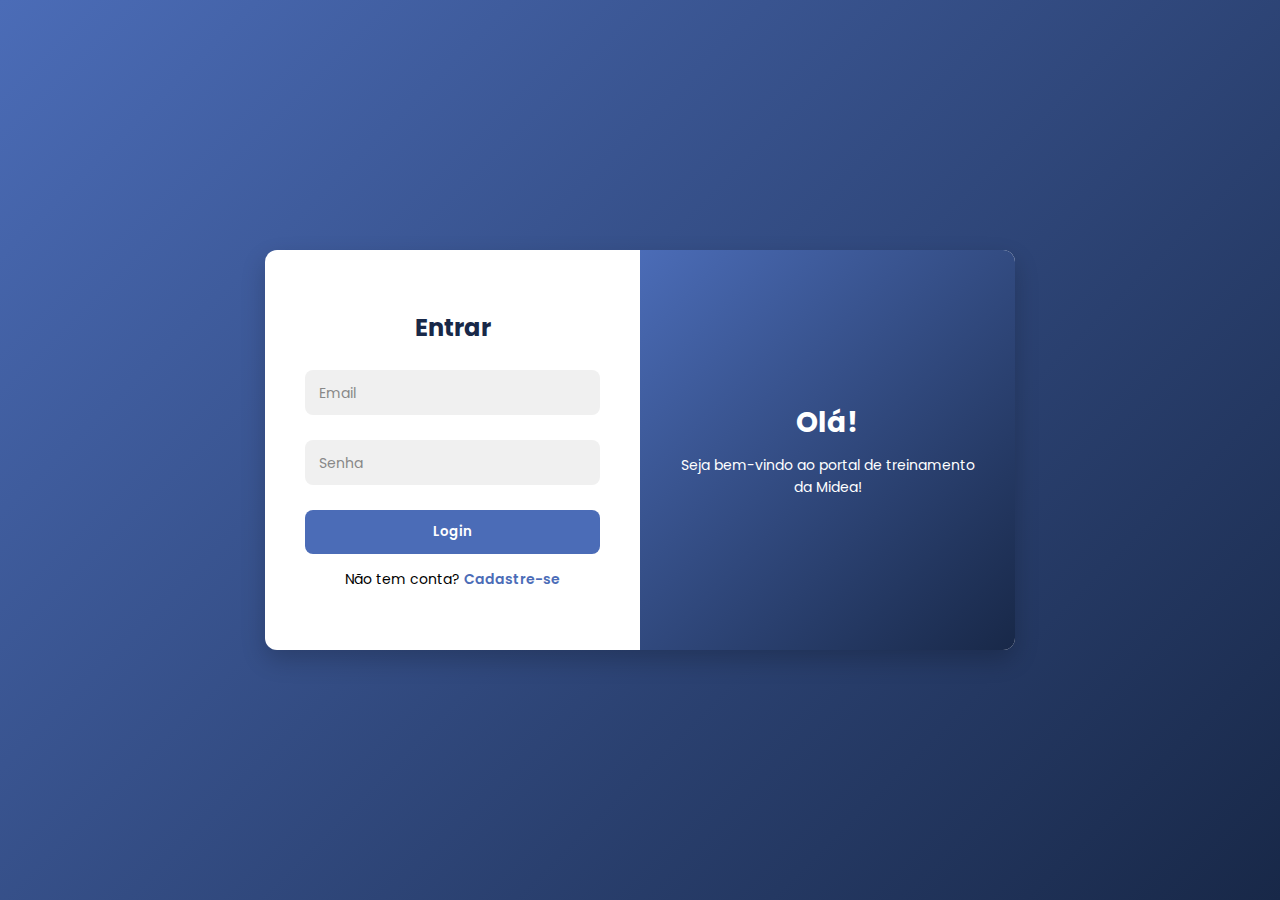
<file: index.html>
<!DOCTYPE html>
<html lang="pt-BR">
<head>
  <meta charset="UTF-8" />
  <meta name="viewport" content="width=device-width, initial-scale=1.0" />
  <title>Login e Cadastro</title>
  <link rel="stylesheet" href="style2.css" />
</head>
<body>
  <div class="container">
    <div class="form-box login">
      <h2>Entrar</h2>
      <form id="loginForm">
        <div class="input-box">
          <input type="email" id="loginEmail" required />
          <label>Email</label>
        </div>
        <div class="input-box">
          <input type="password" id="loginPassword" required />
          <label>Senha</label>
        </div>
        <button type="submit" class="btn">Login</button>
      </form>
      <div class="switch">
        <p>Não tem conta?
          <a href="#" id="goToRegister">Cadastre-se</a>
        </p>
      </div>
    </div>

    <div class="form-box register hidden">
      <h2>Cadastrar</h2>
      <form id="registerForm">
        <div class="input-box">
          <input type="text" id="registerName" required />
          <label>Nome</label>
        </div>
        <div class="input-box">
          <input type="email" id="registerEmail" required />
          <label>Email</label>
        </div>
        <div class="input-box">
          <input type="password" id="registerPassword" required />
          <label>Senha</label>
        </div>
        <button type="submit" class="btn">Cadastrar</button>
      </form>
      <div class="switch">
        <p>Já tem conta?
          <a href="#" id="goToLogin">Entrar</a>
        </p>
      </div>
    </div>

    <div class="overlay">
      <h2>Olá!</h2>
      <p>Seja bem-vindo ao portal de treinamento da Midea!</p>
    </div>
  </div>

  <script src="script2.js"></script>
</body>
</html>
</file>
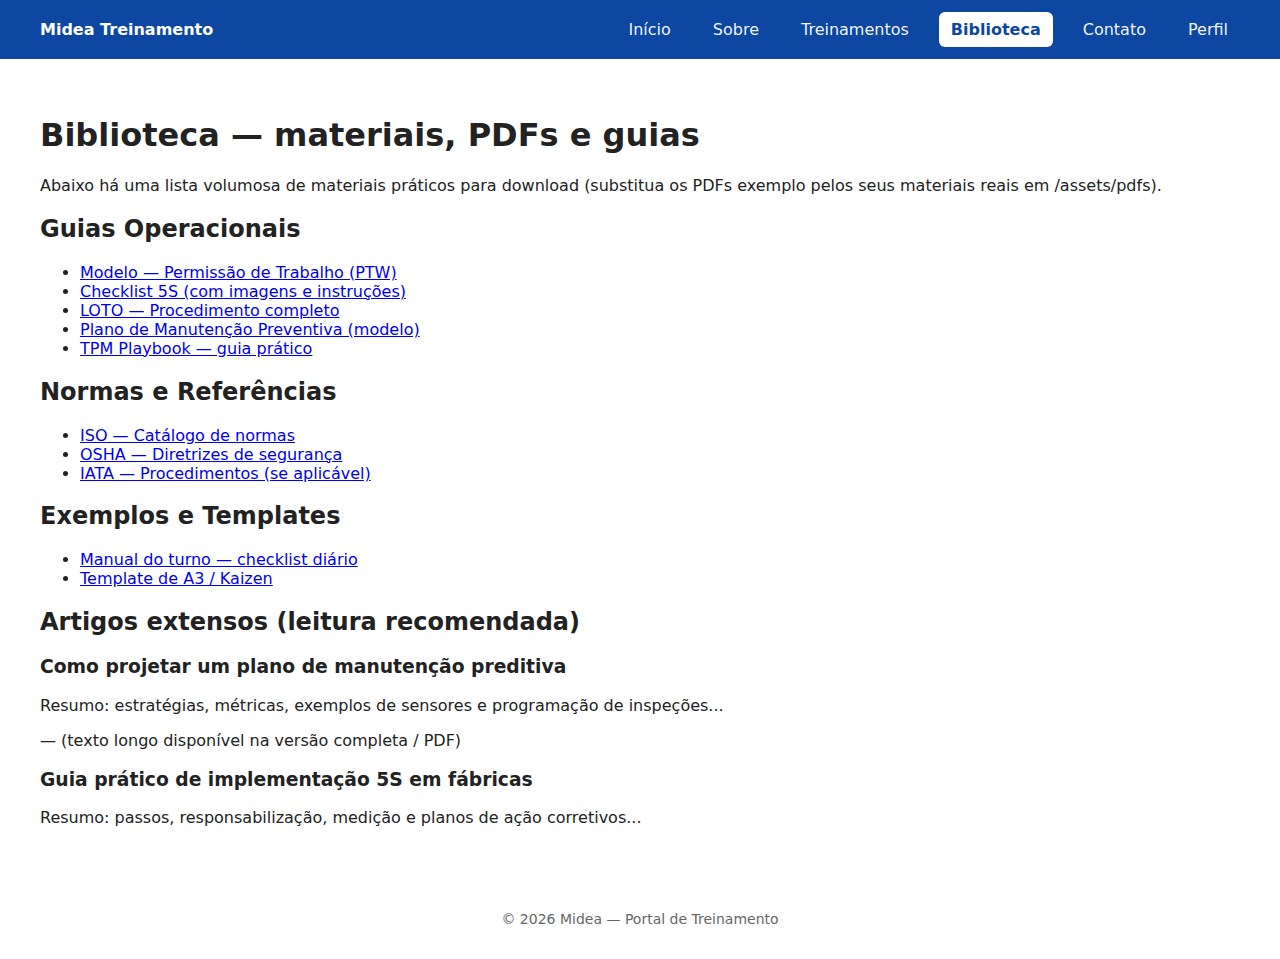
<file: biblioteca.html>
<!doctype html>
<html lang="pt-BR">
<head>
  <meta charset="utf-8" />
  <meta name="viewport" content="width=device-width,initial-scale=1" />
  <title>Biblioteca Técnica — Midea</title>
  <link rel="stylesheet" href="style.css">
</head>
<body>
  <header class="site-header">
    <div class="container header-inner">
      <a href="index.html" class="brand">
        <span class="brand-name">Midea Treinamento</span>
      </a>
      <button id="nav-toggle" class="nav-toggle" aria-expanded="false" aria-controls="site-nav">
        <span class="sr-only">Abrir menu</span>
        <span class="hamburger"></span>
      </button>
      <nav id="site-nav" class="nav" role="navigation">
        <ul class="nav-list">
          <li><a href="index.html" class="nav-link">Início</a></li>
<li><a href="sobre.html" class="nav-link">Sobre</a></li>
<li><a href="treinos.html" class="nav-link">Treinamentos</a></li>
<li><a href="biblioteca.html" class="nav-link">Biblioteca</a></li>
<li><a href="contato.html" class="nav-link">Contato</a></li>
<li><a href="perfil.html" class="nav-link">Perfil</a></li>
        </ul>
      </nav>
    </div>
  </header>

  <main class="container main-content">
    <h1>Biblioteca — materiais, PDFs e guias</h1>
    <p>Abaixo há uma lista volumosa de materiais práticos para download (substitua os PDFs exemplo pelos seus materiais reais em /assets/pdfs).</p>

    <section>
      <h2>Guias Operacionais</h2>
      <ul>
        <li><a href="assets/pdfs/permits_sample.pdf">Modelo — Permissão de Trabalho (PTW)</a></li>
        <li><a href="assets/pdfs/5s_checklist.pdf">Checklist 5S (com imagens e instruções)</a></li>
        <li><a href="assets/pdfs/lockout_tagout.pdf">LOTO — Procedimento completo</a></li>
        <li><a href="assets/pdfs/maintenance_plan.pdf">Plano de Manutenção Preventiva (modelo)</a></li>
        <li><a href="assets/pdfs/tpm_playbook.pdf">TPM Playbook — guia prático</a></li>
      </ul>
    </section>

    <section>
      <h2>Normas e Referências</h2>
      <ul>
        <li><a href="https://www.iso.org/">ISO — Catálogo de normas</a></li>
        <li><a href="https://www.osha.gov/">OSHA — Diretrizes de segurança</a></li>
        <li><a href="https://www.iata.org/">IATA — Procedimentos (se aplicável)</a></li>
      </ul>
    </section>

    <section>
      <h2>Exemplos e Templates</h2>
      <ul>
        <li><a href="assets/pdfs/shift_handbook.pdf">Manual do turno — checklist diário</a></li>
        <li><a href="assets/pdfs/kaizen_template.pdf">Template de A3 / Kaizen</a></li>
      </ul>
    </section>

    <section>
      <h2>Artigos extensos (leitura recomendada)</h2>
      <article>
        <h3>Como projetar um plano de manutenção preditiva</h3>
        <p>Resumo: estratégias, métricas, exemplos de sensores e programação de inspeções...</p>
        <p>— (texto longo disponível na versão completa / PDF)</p>
      </article>

      <article>
        <h3>Guia prático de implementação 5S em fábricas</h3>
        <p>Resumo: passos, responsabilização, medição e planos de ação corretivos...</p>
      </article>
    </section>

  </main>

  <footer class="site-footer">
    <div class="container">
      <p>© <span id="year"></span> Midea — Portal de Treinamento</p>
    </div>
  </footer>

  <script src="script.js"></script>
</body>
</html>
</file>
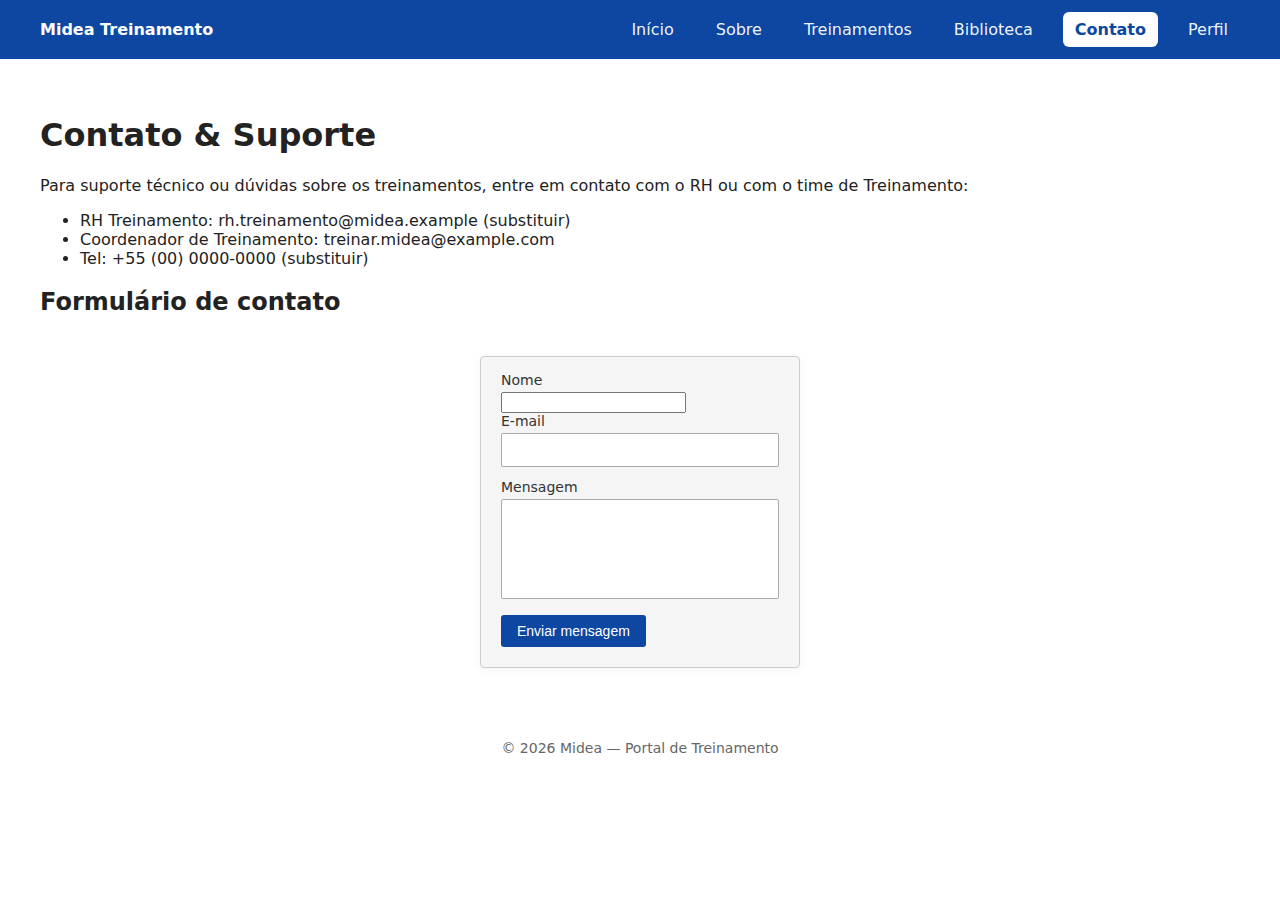
<file: contato.html>
<!doctype html>
<html lang="pt-BR">
<head>
  <meta charset="utf-8" />
  <meta name="viewport" content="width=device-width,initial-scale=1" />
  <title>Contato — Midea Treinamento</title>
  <link rel="stylesheet" href="style.css">
</head>
<body>
  <header class="site-header">
    <div class="container header-inner">
      <a href="index.html" class="brand">
        <span class="brand-name">Midea Treinamento</span>
      </a>
      <button id="nav-toggle" class="nav-toggle" aria-expanded="false" aria-controls="site-nav">
        <span class="sr-only">Abrir menu</span>
        <span class="hamburger"></span>
      </button>
      <nav id="site-nav" class="nav" role="navigation">
        <ul class="nav-list">
          <li><a href="index.html" class="nav-link">Início</a></li>
<li><a href="sobre.html" class="nav-link">Sobre</a></li>
<li><a href="treinos.html" class="nav-link">Treinamentos</a></li>
<li><a href="biblioteca.html" class="nav-link">Biblioteca</a></li>
<li><a href="contato.html" class="nav-link">Contato</a></li>
<li><a href="perfil.html" class="nav-link">Perfil</a></li>
        </ul>
      </nav>
    </div>
  </header>

  <main class="container main-content">
    <h1>Contato & Suporte</h1>
    <p>Para suporte técnico ou dúvidas sobre os treinamentos, entre em contato com o RH ou com o time de Treinamento:</p>

    <ul>
      <li>RH Treinamento: rh.treinamento@midea.example (substituir)</li>
      <li>Coordenador de Treinamento: treinar.midea@example.com</li>
      <li>Tel: +55 (00) 0000-0000 (substituir)</li>
    </ul>

    <h2>Formulário de contato</h2>
    <form class="contact-form" onsubmit="event.preventDefault(); alert('Formulário de contato: demo — integrar backend quando disponível.');">
      <label for="name">Nome</label>
      <input id="name" name="name" required>

      <label for="email">E-mail</label>
      <input id="email" name="email" type="email" required>

      <label for="message">Mensagem</label>
      <textarea id="message" name="message" rows="6" required></textarea>

      <button class="btn" type="submit">Enviar mensagem</button>
    </form>

  <footer class="site-footer">
    <div class="container">
      <p>© <span id="year"></span> Midea — Portal de Treinamento</p>
    </div>
  </footer>

  <script src="script.js"></script>
</body>
</html>
</file>
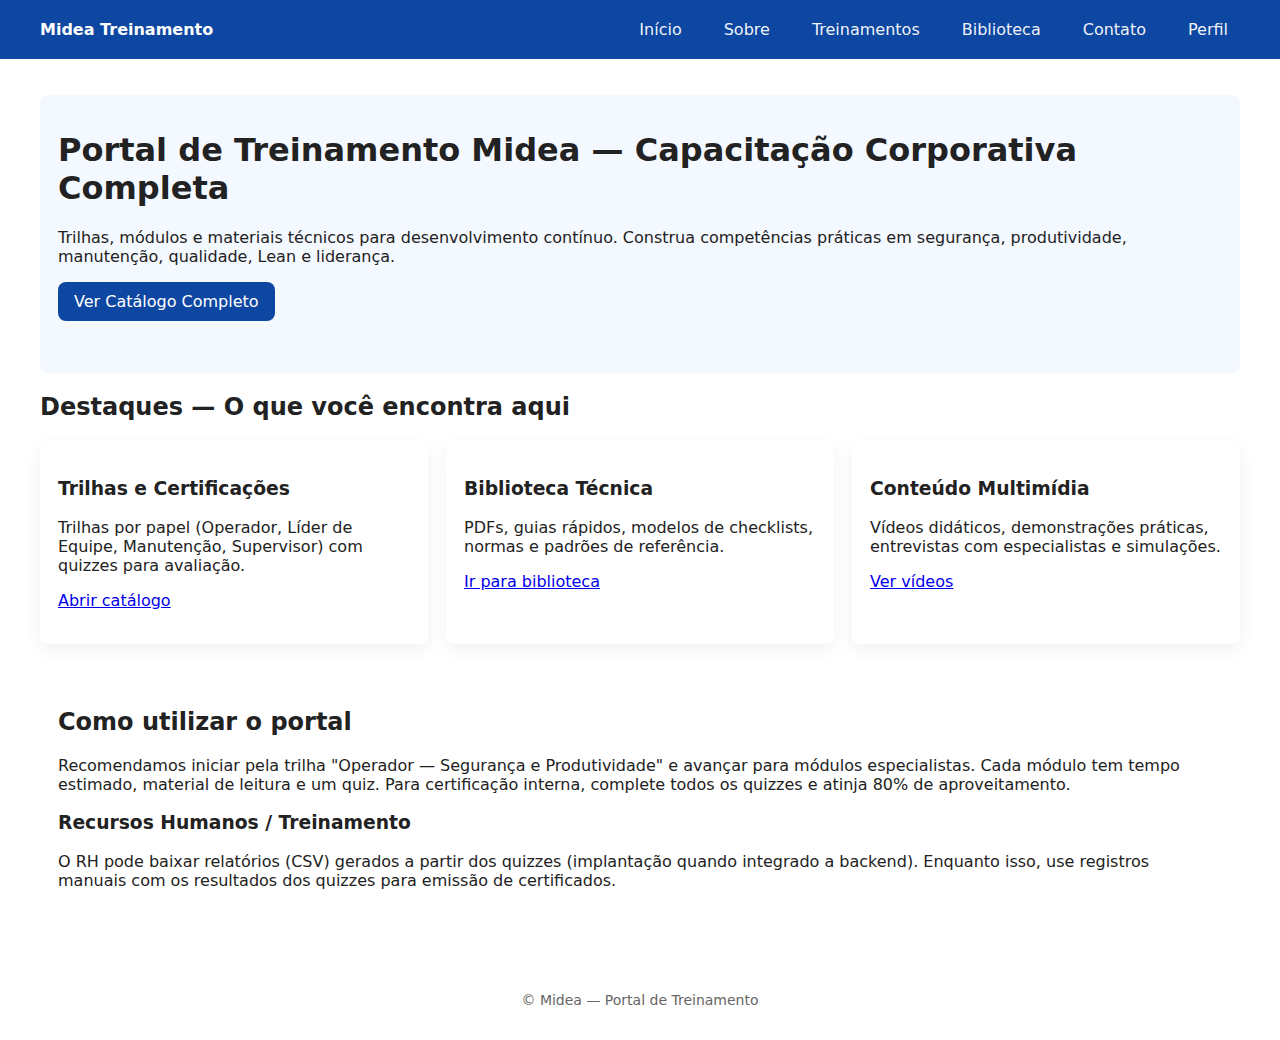
<file: inicio.html>
<!doctype html>
<html lang="pt-BR">
<head>
  <meta charset="utf-8" />
  <meta name="viewport" content="width=device-width,initial-scale=1" />
  <title>Midea — Portal Completo de Treinamento</title>
  <link rel="stylesheet" href="style.css">
</head>
<body>
  <header class="site-header">
    <div class="container header-inner">
      <a href="index.html" class="brand">
        <span class="brand-name">Midea Treinamento</span>
      </a>

      <button id="nav-toggle" class="nav-toggle" aria-expanded="false" aria-controls="site-nav">
        <span class="sr-only">Abrir menu</span>
        <span class="hamburger"></span>
      </button>

      <nav id="site-nav" class="nav" role="navigation">
        <ul class="nav-list">
          <li><a href="index.html" class="nav-link">Início</a></li>
          <li><a href="sobre.html" class="nav-link">Sobre</a></li>
          <li><a href="treinos.html" class="nav-link">Treinamentos</a></li>
          <li><a href="biblioteca.html" class="nav-link">Biblioteca</a></li>
          <li><a href="contato.html" class="nav-link">Contato</a></li>
          <li><a href="perfil.html" class="nav-link">Perfil</a></li>
        </ul>
      </nav>
    </div>
  </header>

  <main class="container main-content">
    <section class="hero">
      <h1>Portal de Treinamento Midea — Capacitação Corporativa Completa</h1>
      <p>Trilhas, módulos e materiais técnicos para desenvolvimento contínuo. Construa competências práticas em segurança, produtividade, manutenção, qualidade, Lean e liderança.</p>
      <p class="hero-cta"><a class="btn" href="treinos.html">Ver Catálogo Completo</a></p>
    </section>

    <section class="overview">
      <h2>Destaques — O que você encontra aqui</h2>
      <div class="grid-3">
        <article class="card">
          <h3>Trilhas e Certificações</h3>
          <p>Trilhas por papel (Operador, Líder de Equipe, Manutenção, Supervisor) com quizzes para avaliação.</p>
          <p><a href="treinos.html" class="link">Abrir catálogo</a></p>
        </article>

        <article class="card">
          <h3>Biblioteca Técnica</h3>
          <p>PDFs, guias rápidos, modelos de checklists, normas e padrões de referência.</p>
          <p><a href="biblioteca.html" class="link">Ir para biblioteca</a></p>
        </article>

        <article class="card">
          <h3>Conteúdo Multimídia</h3>
          <p>Vídeos didáticos, demonstrações práticas, entrevistas com especialistas e simulações.</p>
          <p><a href="treinos.html" class="link">Ver vídeos</a></p>
        </article>
      </div>
    </section>

    <section class="longcontent">
      <h2>Como utilizar o portal</h2>
      <p>Recomendamos iniciar pela trilha "Operador — Segurança e Produtividade" e avançar para módulos especialistas. Cada módulo tem tempo estimado, material de leitura e um quiz. Para certificação interna, complete todos os quizzes e atinja 80% de aproveitamento.</p>

      <h3>Recursos Humanos / Treinamento</h3>
      <p>O RH pode baixar relatórios (CSV) gerados a partir dos quizzes (implantação quando integrado a backend). Enquanto isso, use registros manuais com os resultados dos quizzes para emissão de certificados.</p>
    </section>

  </main>

  <footer class="site-footer">
    <div class="container">
      <p>© <span id="year"></span> Midea — Portal de Treinamento</p>
    </div>
  </footer>

  <script src="script2.js"></script>
</body>
</html>
</file>
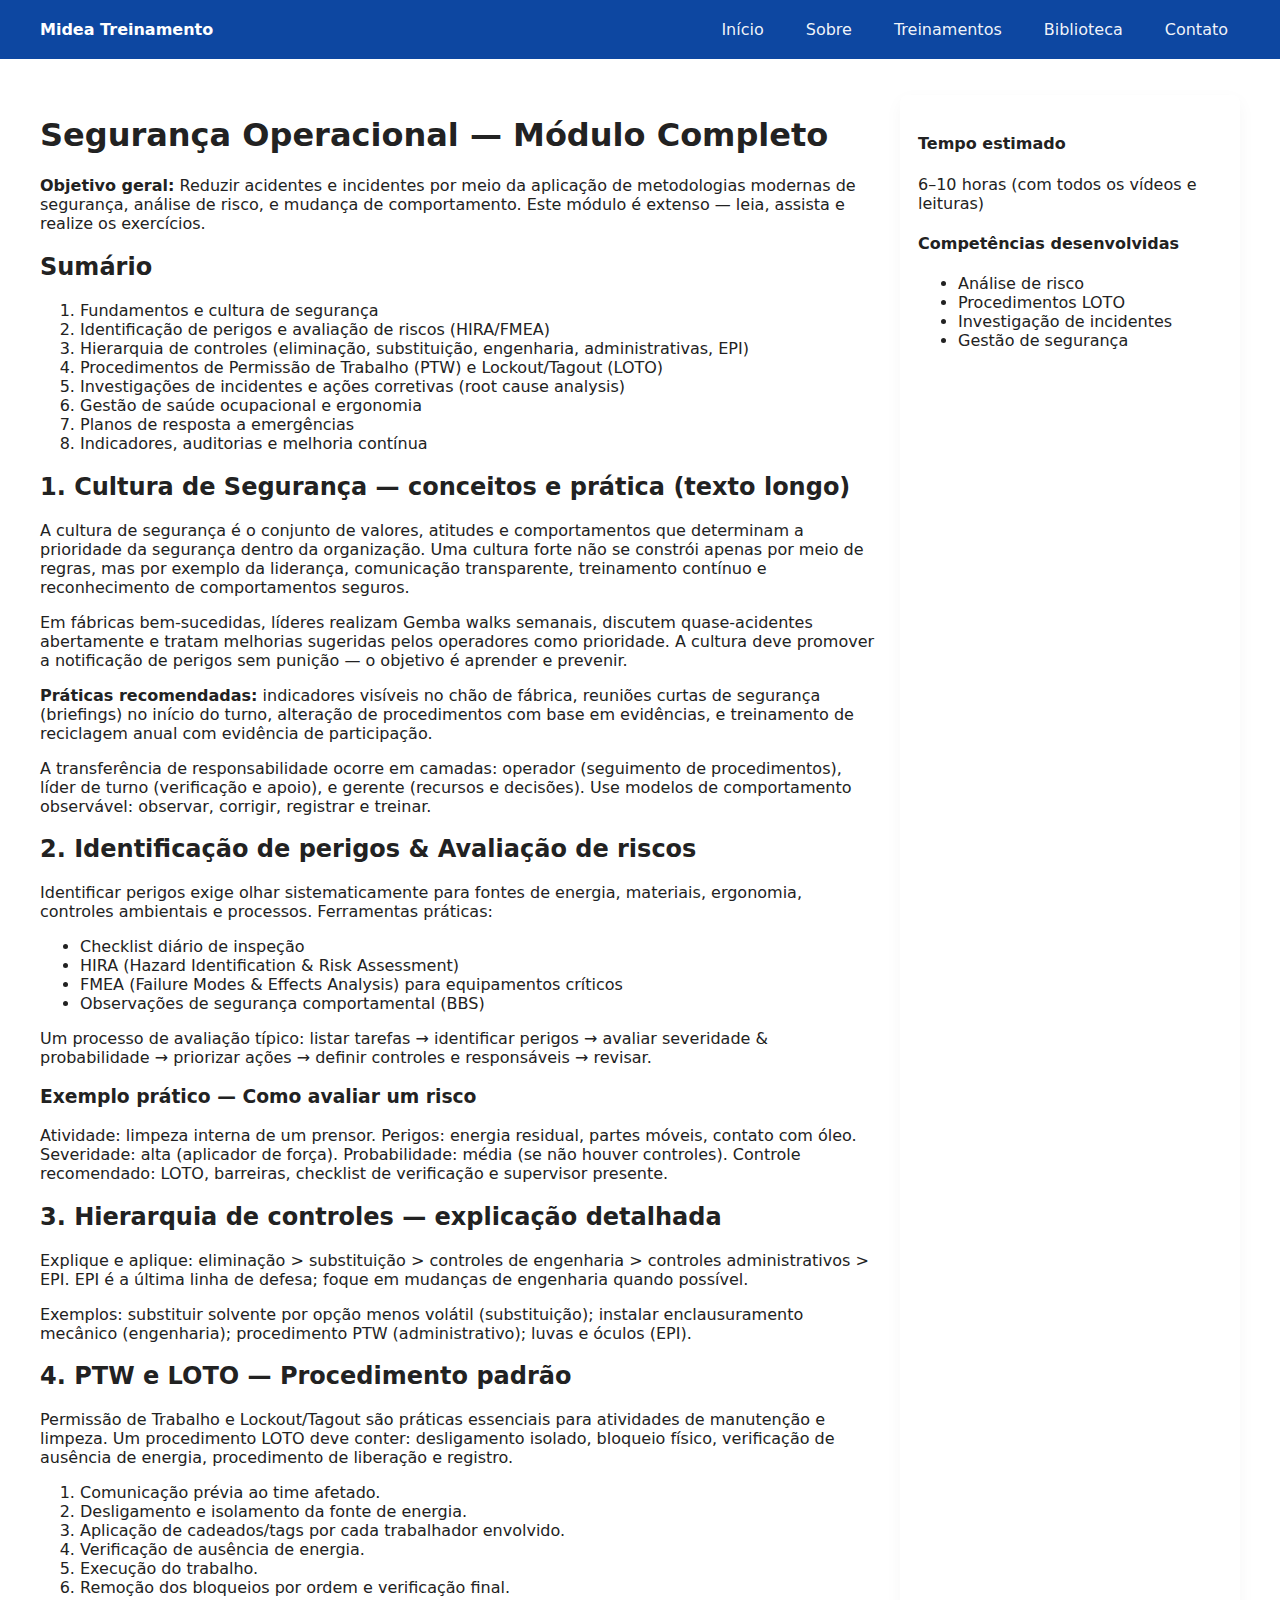
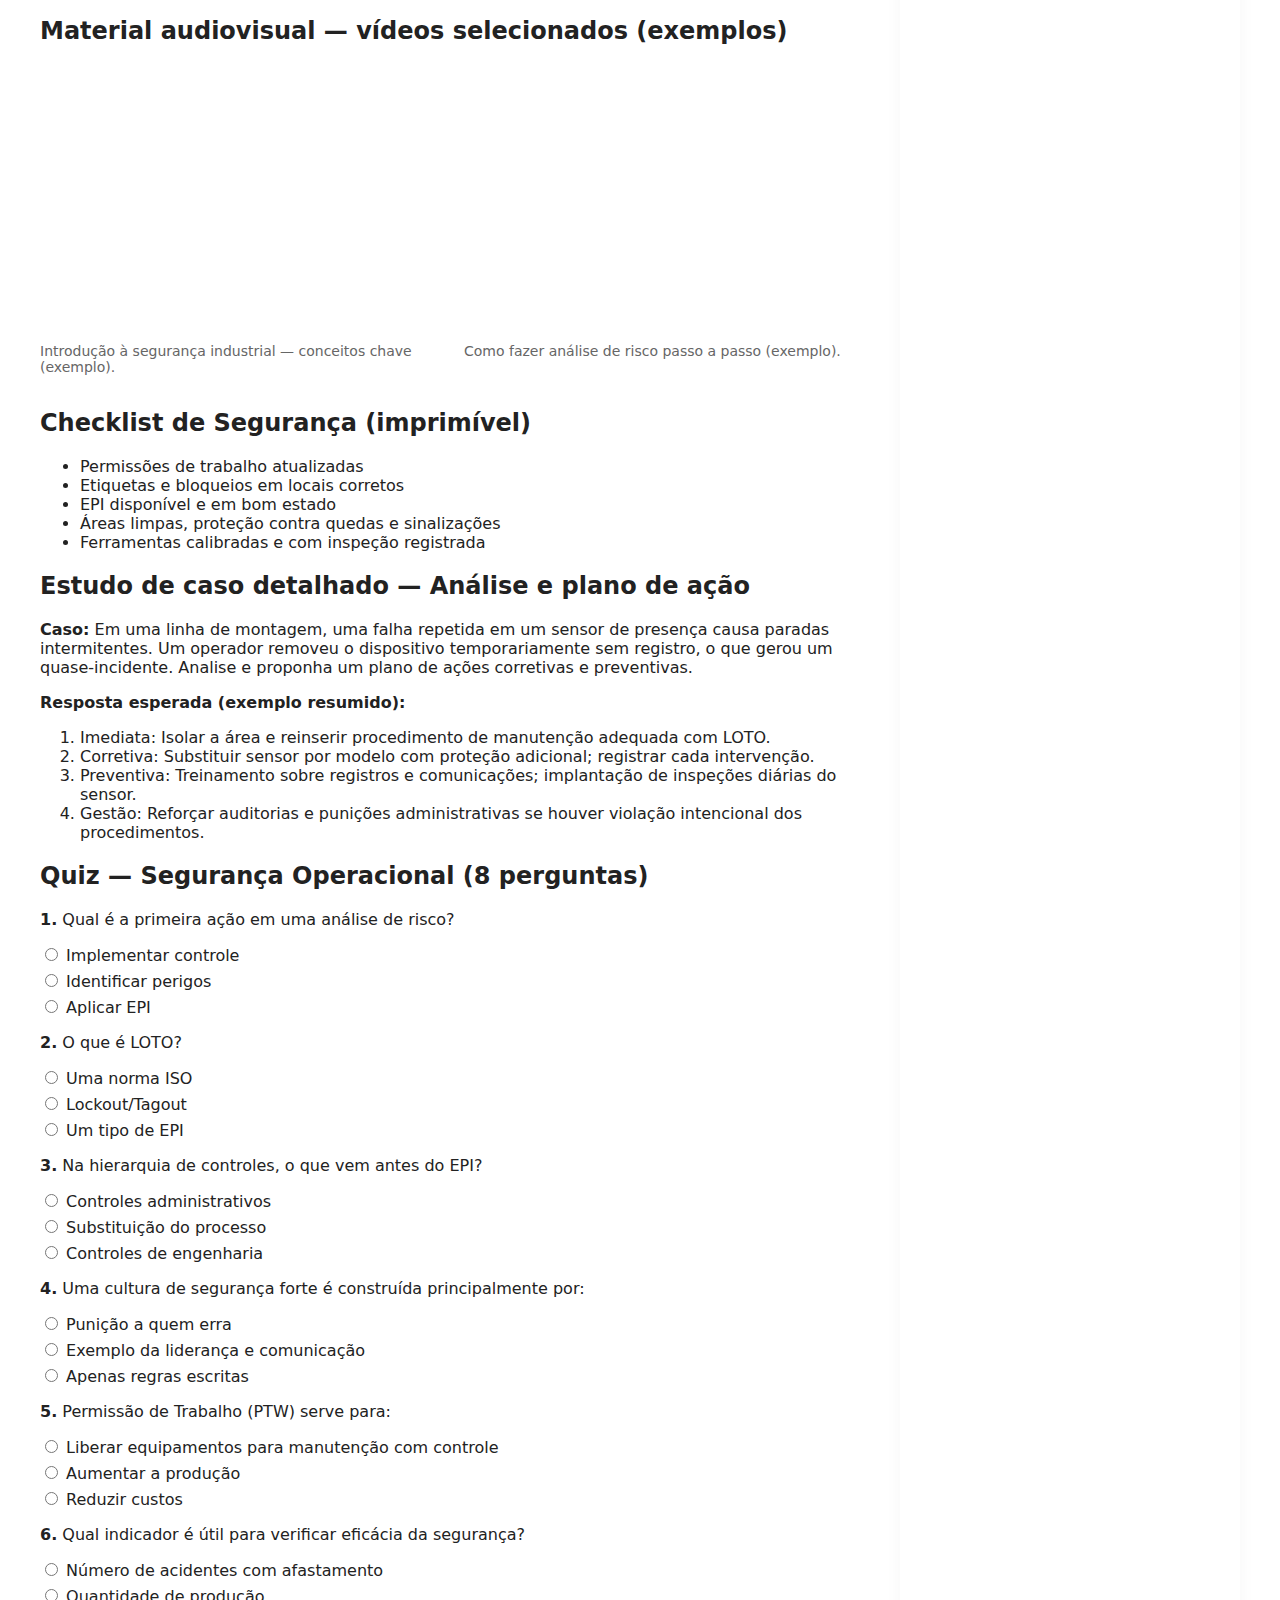
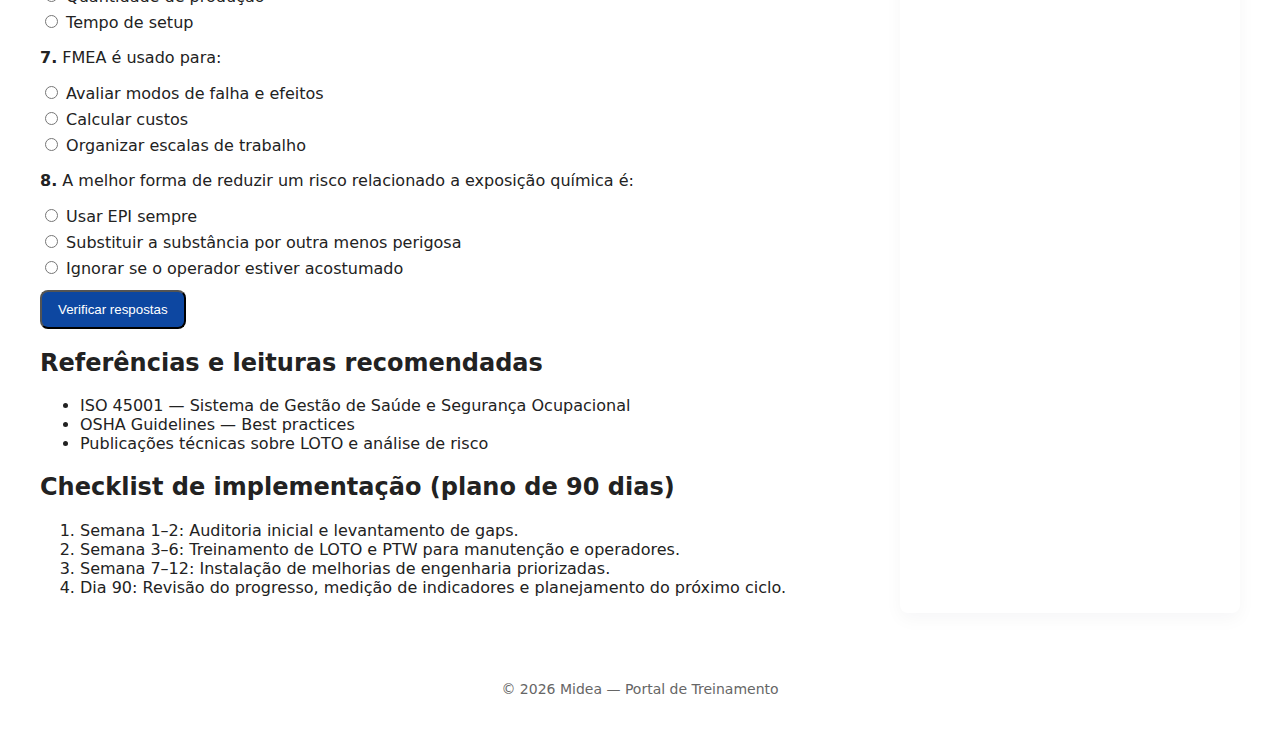
<file: modulos.html>
<!doctype html>
<html lang="pt-BR">
<head>
  <meta charset="utf-8" />
  <meta name="viewport" content="width=device-width,initial-scale=1" />
  <title>Segurança Operacional — Módulo Completo</title>
  <link rel="stylesheet" href="../style.css">
</head>
<body>
  <header class="site-header">
    <div class="container header-inner">
      <a href="../index.html" class="brand">
        <span class="brand-name">Midea Treinamento</span>
      </a>
      <button id="nav-toggle" class="nav-toggle" aria-expanded="false" aria-controls="site-nav">
        <span class="sr-only">Abrir menu</span>
        <span class="hamburger"></span>
      </button>
      <nav id="site-nav" class="nav" role="navigation">
        <ul class="nav-list">
          <li><a href="index.html" class="nav-link">Início</a></li>
<li><a href="sobre.html" class="nav-link">Sobre</a></li>
<li><a href="treinos.html" class="nav-link">Treinamentos</a></li>
<li><a href="biblioteca.html" class="nav-link">Biblioteca</a></li>
<li><a href="contato.html" class="nav-link">Contato</a></li>
        </ul>
      </nav>
    </div>
  </header>

  <main class="container main-content module-page">
    <article>
      <h1>Segurança Operacional — Módulo Completo</h1>

      <p><strong>Objetivo geral:</strong> Reduzir acidentes e incidentes por meio da aplicação de metodologias modernas de segurança, análise de risco, e mudança de comportamento. Este módulo é extenso — leia, assista e realize os exercícios.</p>

      <h2>Sumário</h2>
      <ol>
        <li>Fundamentos e cultura de segurança</li>
        <li>Identificação de perigos e avaliação de riscos (HIRA/FMEA)</li>
        <li>Hierarquia de controles (eliminação, substituição, engenharia, administrativas, EPI)</li>
        <li>Procedimentos de Permissão de Trabalho (PTW) e Lockout/Tagout (LOTO)</li>
        <li>Investigações de incidentes e ações corretivas (root cause analysis)</li>
        <li>Gestão de saúde ocupacional e ergonomia</li>
        <li>Planos de resposta a emergências</li>
        <li>Indicadores, auditorias e melhoria contínua</li>
      </ol>

      <section>
        <h2>1. Cultura de Segurança — conceitos e prática (texto longo)</h2>
        <p>A cultura de segurança é o conjunto de valores, atitudes e comportamentos que determinam a prioridade da segurança dentro da organização. Uma cultura forte não se constrói apenas por meio de regras, mas por exemplo da liderança, comunicação transparente, treinamento contínuo e reconhecimento de comportamentos seguros.</p>

        <p>
          Em fábricas bem-sucedidas, líderes realizam Gemba walks semanais, discutem quase-acidentes abertamente e tratam melhorias sugeridas pelos operadores como prioridade. A cultura deve promover a notificação de perigos sem punição — o objetivo é aprender e prevenir.
        </p>

        <p>
          <strong>Práticas recomendadas:</strong> indicadores visíveis no chão de fábrica, reuniões curtas de segurança (briefings) no início do turno, alteração de procedimentos com base em evidências, e treinamento de reciclagem anual com evidência de participação.
        </p>

        <p>
          A transferência de responsabilidade ocorre em camadas: operador (seguimento de procedimentos), líder de turno (verificação e apoio), e gerente (recursos e decisões). Use modelos de comportamento observável: observar, corrigir, registrar e treinar.
        </p>
      </section>

      <section>
        <h2>2. Identificação de perigos & Avaliação de riscos</h2>
        <p>Identificar perigos exige olhar sistematicamente para fontes de energia, materiais, ergonomia, controles ambientais e processos. Ferramentas práticas:</p>
        <ul>
          <li>Checklist diário de inspeção</li>
          <li>HIRA (Hazard Identification & Risk Assessment)</li>
          <li>FMEA (Failure Modes & Effects Analysis) para equipamentos críticos</li>
          <li>Observações de segurança comportamental (BBS)</li>
        </ul>

        <p>
          Um processo de avaliação típico: listar tarefas → identificar perigos → avaliar severidade & probabilidade → priorizar ações → definir controles e responsáveis → revisar.
        </p>

        <h3>Exemplo prático — Como avaliar um risco</h3>
        <p>Atividade: limpeza interna de um prensor. Perigos: energia residual, partes móveis, contato com óleo. Severidade: alta (aplicador de força). Probabilidade: média (se não houver controles). Controle recomendado: LOTO, barreiras, checklist de verificação e supervisor presente.</p>
      </section>

      <section>
        <h2>3. Hierarquia de controles — explicação detalhada</h2>
        <p>Explique e aplique: eliminação > substituição > controles de engenharia > controles administrativos > EPI. EPI é a última linha de defesa; foque em mudanças de engenharia quando possível.</p>
        <p>Exemplos: substituir solvente por opção menos volátil (substituição); instalar enclausuramento mecânico (engenharia); procedimento PTW (administrativo); luvas e óculos (EPI).</p>
      </section>

      <section>
        <h2>4. PTW e LOTO — Procedimento padrão</h2>
        <p>Permissão de Trabalho e Lockout/Tagout são práticas essenciais para atividades de manutenção e limpeza. Um procedimento LOTO deve conter: desligamento isolado, bloqueio físico, verificação de ausência de energia, procedimento de liberação e registro.</p>

        <ol>
          <li>Comunicação prévia ao time afetado.</li>
          <li>Desligamento e isolamento da fonte de energia.</li>
          <li>Aplicação de cadeados/tags por cada trabalhador envolvido.</li>
          <li>Verificação de ausência de energia.</li>
          <li>Execução do trabalho.</li>
          <li>Remoção dos bloqueios por ordem e verificação final.</li>
        </ol>
      </section>

      <section>
        <h2>Material audiovisual — vídeos selecionados (exemplos)</h2>
        <div class="video-grid">
          <div class="video">
            <iframe src="https://www.youtube.com/embed/3XK6p1x5O6Y" title="Segurança Industrial - Introdução" allowfullscreen></iframe>
            <p class="caption">Introdução à segurança industrial — conceitos chave (exemplo).</p>
          </div>
          <div class="video">
            <iframe src="https://www.youtube.com/embed/2Nf4t3z3gK8" title="Análise de Risco" allowfullscreen></iframe>
            <p class="caption">Como fazer análise de risco passo a passo (exemplo).</p>
          </div>
        </div>
      </section>

      <section>
        <h2>Checklist de Segurança (imprimível)</h2>
        <ul>
          <li>Permissões de trabalho atualizadas</li>
          <li>Etiquetas e bloqueios em locais corretos</li>
          <li>EPI disponível e em bom estado</li>
          <li>Áreas limpas, proteção contra quedas e sinalizações</li>
          <li>Ferramentas calibradas e com inspeção registrada</li>
        </ul>
      </section>

      <section>
        <h2>Estudo de caso detalhado — Análise e plano de ação</h2>
        <p><strong>Caso:</strong> Em uma linha de montagem, uma falha repetida em um sensor de presença causa paradas intermitentes. Um operador removeu o dispositivo temporariamente sem registro, o que gerou um quase-incidente. Analise e proponha um plano de ações corretivas e preventivas.</p>

        <p><strong>Resposta esperada (exemplo resumido):</strong></p>
        <ol>
          <li>Imediata: Isolar a área e reinserir procedimento de manutenção adequada com LOTO.</li>
          <li>Corretiva: Substituir sensor por modelo com proteção adicional; registrar cada intervenção.</li>
          <li>Preventiva: Treinamento sobre registros e comunicações; implantação de inspeções diárias do sensor.</li>
          <li>Gestão: Reforçar auditorias e punições administrativas se houver violação intencional dos procedimentos.</li>
        </ol>
      </section>

      <section>
        <h2>Quiz — Segurança Operacional (8 perguntas)</h2>
        <div id="quiz-root"></div>
        <button id="grade-quiz" class="btn">Verificar respostas</button>
        <div id="quiz-result" aria-live="polite" style="margin-top:12px"></div>
      </section>

      <section>
        <h2>Referências e leituras recomendadas</h2>
        <ul>
          <li>ISO 45001 — Sistema de Gestão de Saúde e Segurança Ocupacional</li>
          <li>OSHA Guidelines — Best practices</li>
          <li>Publicações técnicas sobre LOTO e análise de risco</li>
        </ul>
      </section>

      <section>
        <h2>Checklist de implementação (plano de 90 dias)</h2>
        <ol>
          <li>Semana 1–2: Auditoria inicial e levantamento de gaps.</li>
          <li>Semana 3–6: Treinamento de LOTO e PTW para manutenção e operadores.</li>
          <li>Semana 7–12: Instalação de melhorias de engenharia priorizadas.</li>
          <li>Dia 90: Revisão do progresso, medição de indicadores e planejamento do próximo ciclo.</li>
        </ol>
      </section>

    </article>

    <aside class="module-sidebar">
      <h4>Tempo estimado</h4>
      <p>6–10 horas (com todos os vídeos e leituras)</p>

      <h4>Competências desenvolvidas</h4>
      <ul>
        <li>Análise de risco</li>
        <li>Procedimentos LOTO</li>
        <li>Investigação de incidentes</li>
        <li>Gestão de segurança</li>
      </ul>
    </aside>

  </main>

  <footer class="site-footer">
    <div class="container">
      <p>© <span id="year"></span> Midea — Portal de Treinamento</p>
    </div>
  </footer>

  <script src="../script.js"></script>
  <script>
  (function(){
    const quizData = [
      {q:'Qual é a primeira ação em uma análise de risco?', choices:['Implementar controle','Identificar perigos','Aplicar EPI'], a:1},
      {q:'O que é LOTO?', choices:['Uma norma ISO','Lockout/Tagout','Um tipo de EPI'], a:1},
      {q:'Na hierarquia de controles, o que vem antes do EPI?', choices:['Controles administrativos','Substituição do processo','Controles de engenharia'], a:2},
      {q:'Uma cultura de segurança forte é construída principalmente por:', choices:['Punição a quem erra','Exemplo da liderança e comunicação','Apenas regras escritas'], a:1},
      {q:'Permissão de Trabalho (PTW) serve para:', choices:['Liberar equipamentos para manutenção com controle','Aumentar a produção','Reduzir custos'], a:0},
      {q:'Qual indicador é útil para verificar eficácia da segurança?', choices:['Número de acidentes com afastamento','Quantidade de produção','Tempo de setup'], a:0},
      {q:'FMEA é usado para:', choices:['Avaliar modos de falha e efeitos','Calcular custos','Organizar escalas de trabalho'], a:0},
      {q:'A melhor forma de reduzir um risco relacionado a exposição química é:', choices:['Usar EPI sempre','Substituir a substância por outra menos perigosa','Ignorar se o operador estiver acostumado'], a:1}
    ];

    function renderQuiz(rootId, data){
      const root = document.getElementById(rootId);
      if(!root) return;
      root.innerHTML = '';
      data.forEach((item, idx)=>{
        const div = document.createElement('div');
        div.className = 'qa';
        const p = document.createElement('p'); p.innerHTML = `<strong>${idx+1}.</strong> ${item.q}`;
        div.appendChild(p);
        item.choices.forEach((c,i)=>{
          const id = `q${idx}_c${i}`;
          const label = document.createElement('label');
          label.innerHTML = `<input type='radio' name='q${idx}' value='${i}' id='${id}'> ${c}`;
          div.appendChild(label);
        });
        root.appendChild(div);
      });
    }

    function grade( data ){
      let score = 0;
      data.forEach((item, idx)=>{
        const selected = document.querySelector(`input[name='q${idx}']:checked`);
        if(selected && Number(selected.value)===item.a) score++;
      });
      return {score, total:data.length};
    }

    document.addEventListener('DOMContentLoaded', ()=>{
      renderQuiz('quiz-root', quizData);
      document.getElementById('grade-quiz').addEventListener('click', ()=>{
        const res = grade(quizData);
        const el = document.getElementById('quiz-result');
        el.textContent = `Você acertou ${res.score} de ${res.total} questões.`;
        if(res.score/res.total >= 0.8) el.textContent += ' Parabéns — aprovado.';
        else el.textContent += ' Recomenda-se revisar o conteúdo e tentar novamente.';
      });
    });
  })();
  </script>
</body>
</html>
</file>
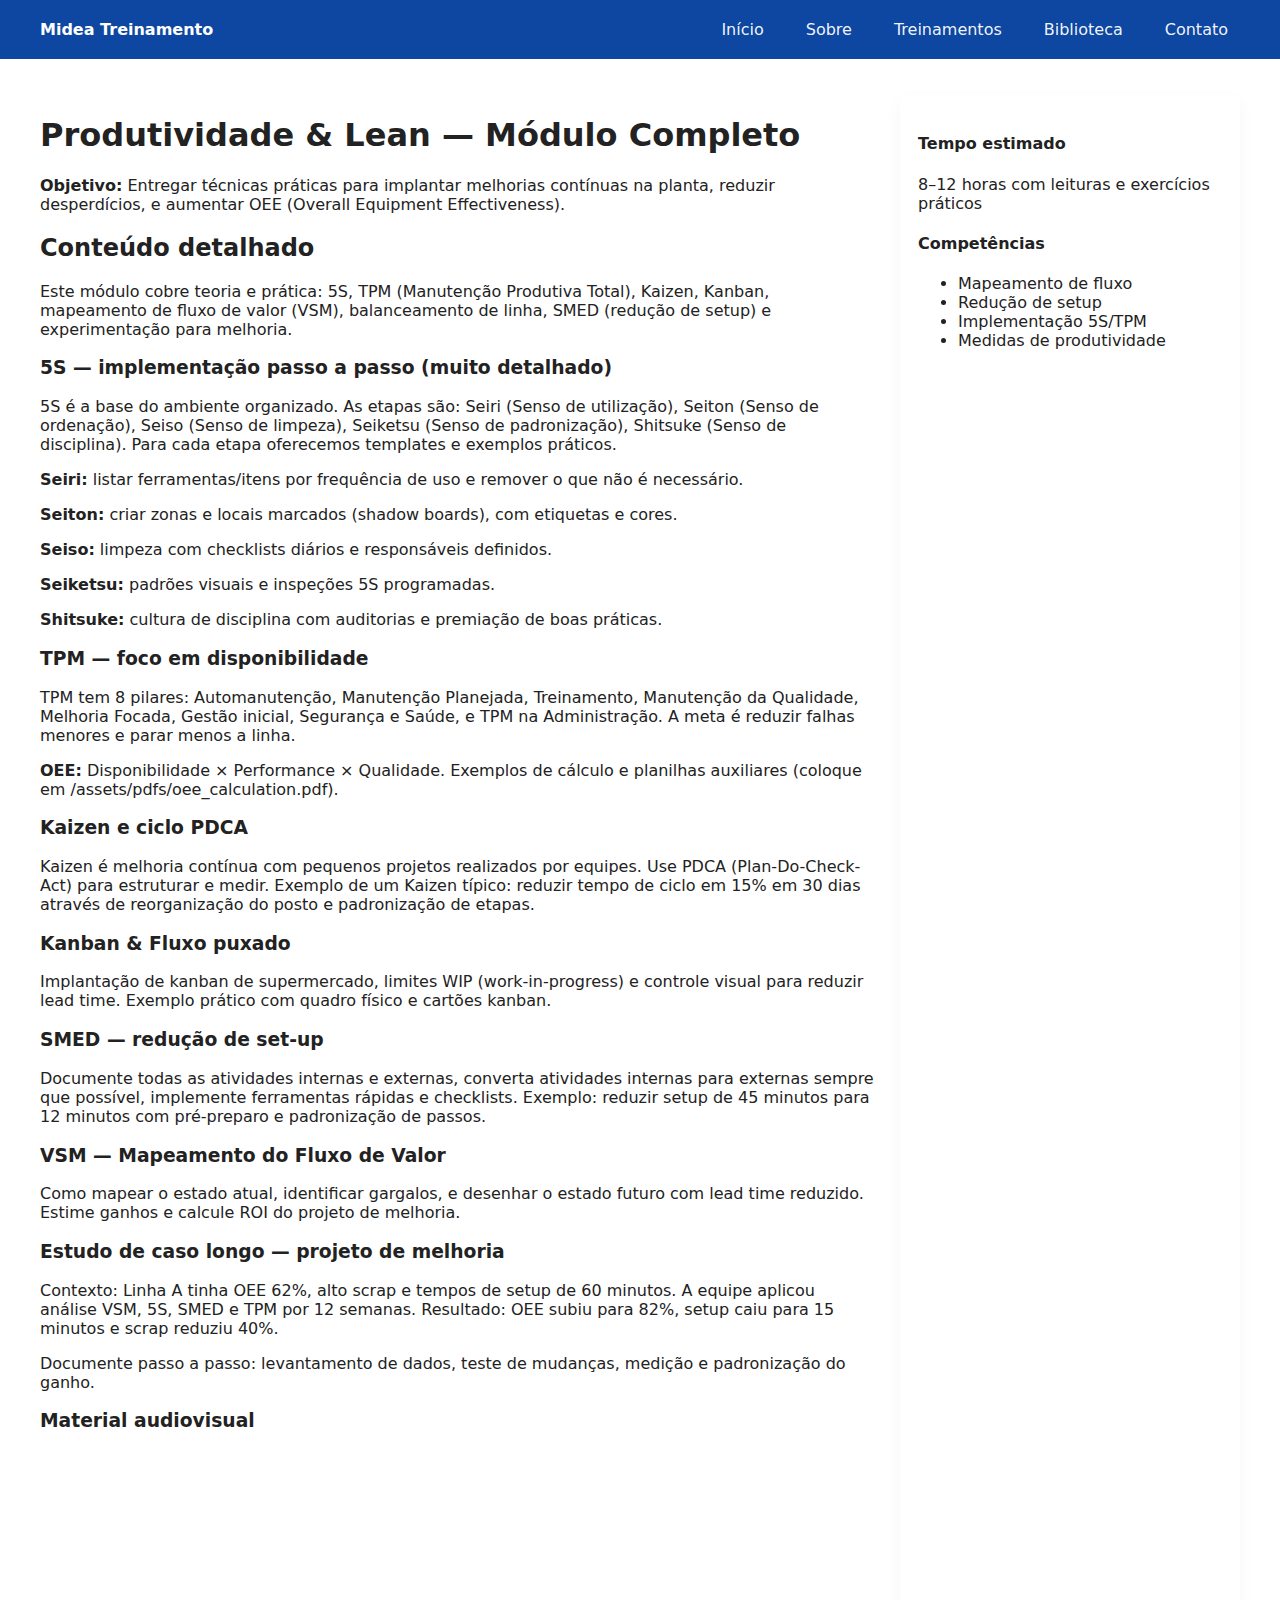
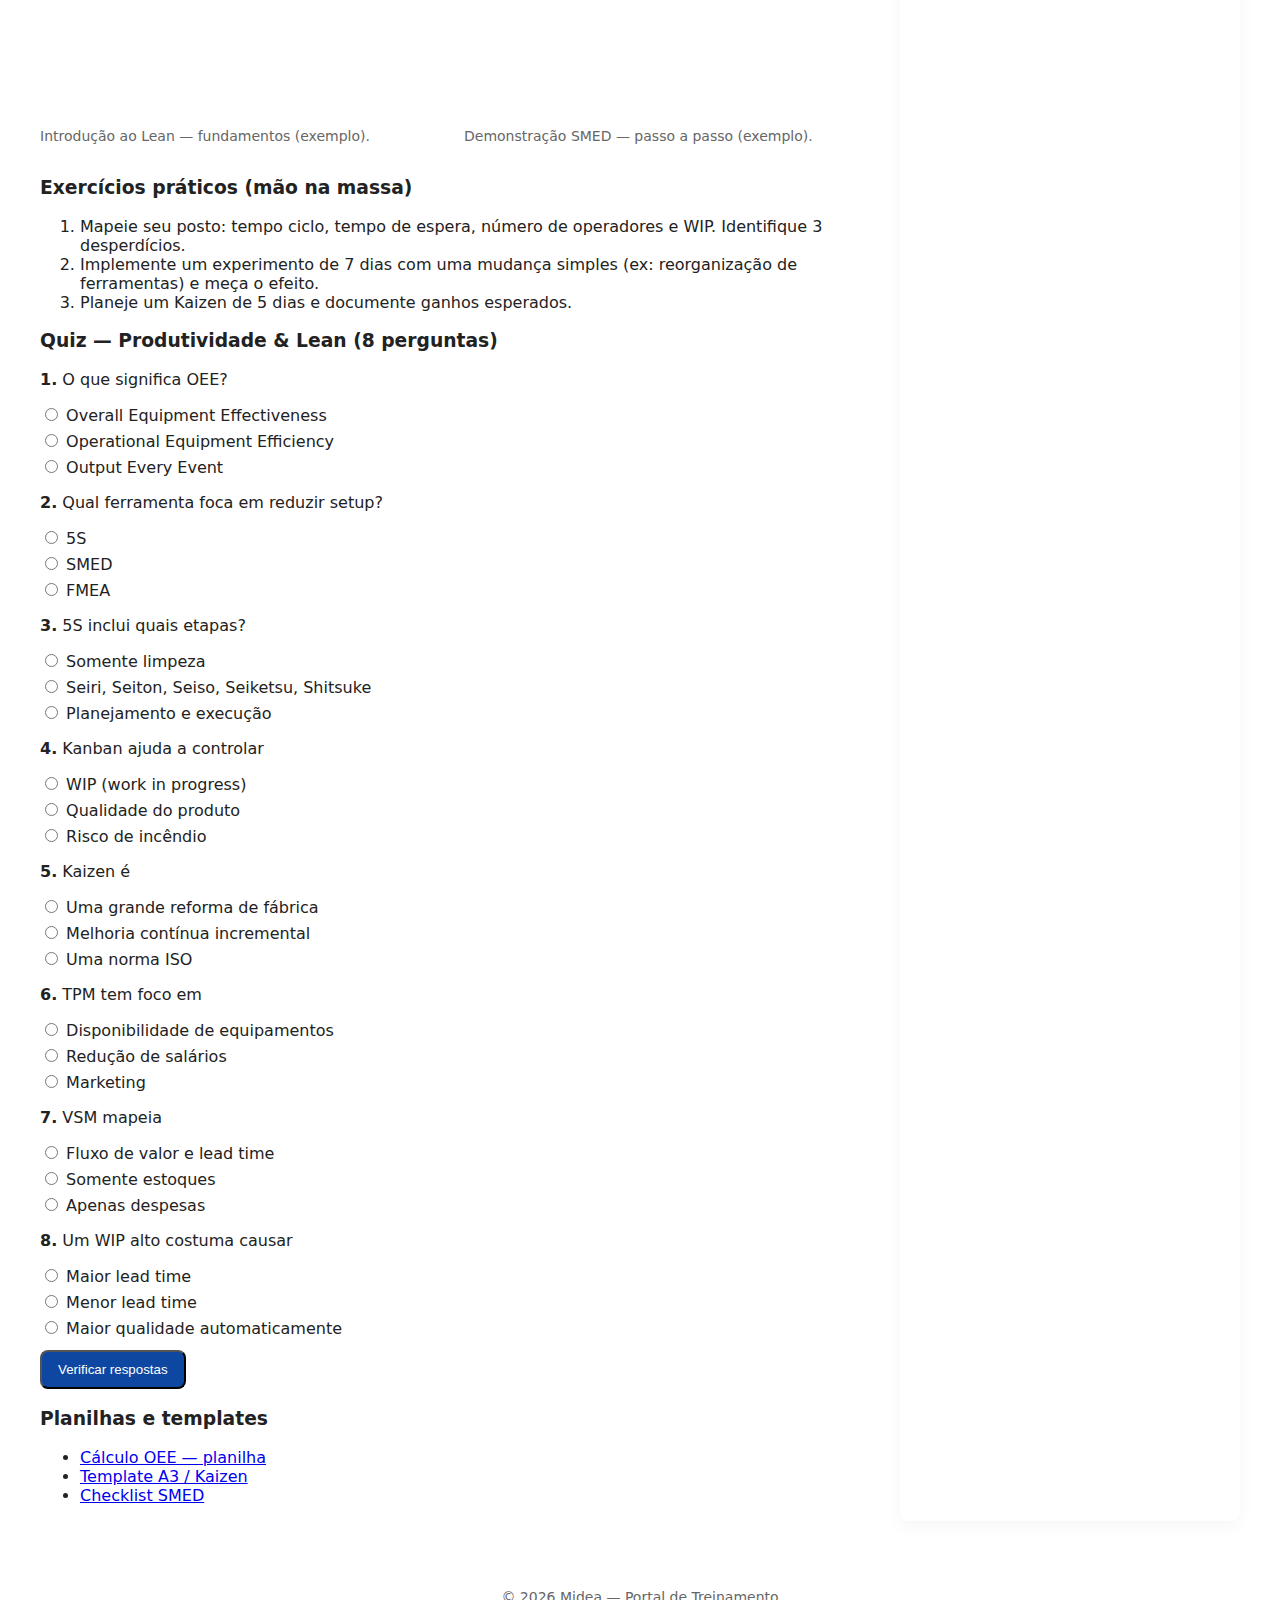
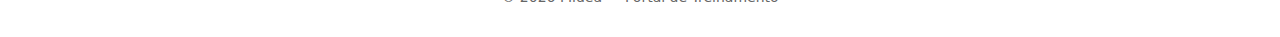
<file: produtividade.html>
<!doctype html>
<html lang="pt-BR">
<head>
  <meta charset="utf-8" />
  <meta name="viewport" content="width=device-width,initial-scale=1" />
  <title>Produtividade & Lean — Módulo Completo</title>
  <link rel="stylesheet" href="../style.css">
</head>
<body>
  <header class="site-header">
    <div class="container header-inner">
      <a href="../index.html" class="brand">
        <span class="brand-name">Midea Treinamento</span>
      </a>
      <button id="nav-toggle" class="nav-toggle" aria-expanded="false" aria-controls="site-nav">
        <span class="sr-only">Abrir menu</span>
        <span class="hamburger"></span>
      </button>
      <nav id="site-nav" class="nav" role="navigation">
        <ul class="nav-list">
          <li><a href="index.html" class="nav-link">Início</a></li>
<li><a href="sobre.html" class="nav-link">Sobre</a></li>
<li><a href="treinos.html" class="nav-link">Treinamentos</a></li>
<li><a href="biblioteca.html" class="nav-link">Biblioteca</a></li>
<li><a href="contato.html" class="nav-link">Contato</a></li>
        </ul>
      </nav>
    </div>
  </header>

  <main class="container main-content module-page">
    <article>
      <h1>Produtividade & Lean — Módulo Completo</h1>
      <p><strong>Objetivo:</strong> Entregar técnicas práticas para implantar melhorias contínuas na planta, reduzir desperdícios, e aumentar OEE (Overall Equipment Effectiveness).</p>

      <h2>Conteúdo detalhado</h2>
      <p>Este módulo cobre teoria e prática: 5S, TPM (Manutenção Produtiva Total), Kaizen, Kanban, mapeamento de fluxo de valor (VSM), balanceamento de linha, SMED (redução de setup) e experimentação para melhoria.</p>

      <section>
        <h3>5S — implementação passo a passo (muito detalhado)</h3>
        <p>5S é a base do ambiente organizado. As etapas são: Seiri (Senso de utilização), Seiton (Senso de ordenação), Seiso (Senso de limpeza), Seiketsu (Senso de padronização), Shitsuke (Senso de disciplina). Para cada etapa oferecemos templates e exemplos práticos.</p>

        <p><strong>Seiri:</strong> listar ferramentas/itens por frequência de uso e remover o que não é necessário.</p>
        <p><strong>Seiton:</strong> criar zonas e locais marcados (shadow boards), com etiquetas e cores.</p>
        <p><strong>Seiso:</strong> limpeza com checklists diários e responsáveis definidos.</p>
        <p><strong>Seiketsu:</strong> padrões visuais e inspeções 5S programadas.</p>
        <p><strong>Shitsuke:</strong> cultura de disciplina com auditorias e premiação de boas práticas.</p>
      </section>

      <section>
        <h3>TPM — foco em disponibilidade</h3>
        <p>TPM tem 8 pilares: Automanutenção, Manutenção Planejada, Treinamento, Manutenção da Qualidade, Melhoria Focada, Gestão inicial, Segurança e Saúde, e TPM na Administração. A meta é reduzir falhas menores e parar menos a linha.</p>

        <p><strong>OEE:</strong> Disponibilidade × Performance × Qualidade. Exemplos de cálculo e planilhas auxiliares (coloque em /assets/pdfs/oee_calculation.pdf).</p>
      </section>

      <section>
        <h3>Kaizen e ciclo PDCA</h3>
        <p>Kaizen é melhoria contínua com pequenos projetos realizados por equipes. Use PDCA (Plan-Do-Check-Act) para estruturar e medir. Exemplo de um Kaizen típico: reduzir tempo de ciclo em 15% em 30 dias através de reorganização do posto e padronização de etapas.</p>
      </section>

      <section>
        <h3>Kanban & Fluxo puxado</h3>
        <p>Implantação de kanban de supermercado, limites WIP (work-in-progress) e controle visual para reduzir lead time. Exemplo prático com quadro físico e cartões kanban.</p>
      </section>

      <section>
        <h3>SMED — redução de set-up</h3>
        <p>Documente todas as atividades internas e externas, converta atividades internas para externas sempre que possível, implemente ferramentas rápidas e checklists. Exemplo: reduzir setup de 45 minutos para 12 minutos com pré-preparo e padronização de passos.</p>
      </section>

      <section>
        <h3>VSM — Mapeamento do Fluxo de Valor</h3>
        <p>Como mapear o estado atual, identificar gargalos, e desenhar o estado futuro com lead time reduzido. Estime ganhos e calcule ROI do projeto de melhoria.</p>
      </section>

      <section>
        <h3>Estudo de caso longo — projeto de melhoria</h3>
        <p>Contexto: Linha A tinha OEE 62%, alto scrap e tempos de setup de 60 minutos. A equipe aplicou análise VSM, 5S, SMED e TPM por 12 semanas. Resultado: OEE subiu para 82%, setup caiu para 15 minutos e scrap reduziu 40%.</p>
        <p>Documente passo a passo: levantamento de dados, teste de mudanças, medição e padronização do ganho.</p>
      </section>

      <section>
        <h3>Material audiovisual</h3>
        <div class="video-grid">
          <div class="video">
            <iframe src="https://www.youtube.com/embed/dQw4w9WgXcQ" title="Lean Intro" allowfullscreen></iframe>
            <p class="caption">Introdução ao Lean — fundamentos (exemplo).</p>
          </div>
          <div class="video">
            <iframe src="https://www.youtube.com/embed/3jZ5vnv-LZc" title="SMED Example" allowfullscreen></iframe>
            <p class="caption">Demonstração SMED — passo a passo (exemplo).</p>
          </div>
        </div>
      </section>

      <section>
        <h3>Exercícios práticos (mão na massa)</h3>
        <ol>
          <li>Mapeie seu posto: tempo ciclo, tempo de espera, número de operadores e WIP. Identifique 3 desperdícios.</li>
          <li>Implemente um experimento de 7 dias com uma mudança simples (ex: reorganização de ferramentas) e meça o efeito.</li>
          <li>Planeje um Kaizen de 5 dias e documente ganhos esperados.</li>
        </ol>
      </section>

      <section>
        <h3>Quiz — Produtividade & Lean (8 perguntas)</h3>
        <div id="quiz-root-prod"></div>
        <button id="grade-quiz-prod" class="btn">Verificar respostas</button>
        <div id="quiz-result-prod" aria-live="polite" style="margin-top:12px"></div>
      </section>

      <section>
        <h3>Planilhas e templates</h3>
        <ul>
          <li><a href="../assets/pdfs/oee_calculation.pdf">Cálculo OEE — planilha</a></li>
          <li><a href="../assets/pdfs/kaizen_template.pdf">Template A3 / Kaizen</a></li>
          <li><a href="../assets/pdfs/smed_checklist.pdf">Checklist SMED</a></li>
        </ul>
      </section>

    </article>

    <aside class="module-sidebar">
      <h4>Tempo estimado</h4>
      <p>8–12 horas com leituras e exercícios práticos</p>

      <h4>Competências</h4>
      <ul>
        <li>Mapeamento de fluxo</li>
        <li>Redução de setup</li>
        <li>Implementação 5S/TPM</li>
        <li>Medidas de produtividade</li>
      </ul>
    </aside>

  </main>

  <footer class="site-footer">
    <div class="container">
      <p>© <span id="year"></span> Midea — Portal de Treinamento</p>
    </div>
  </footer>

  <script src="../script.js"></script>
  <script>
  (function(){
    const quiz = [
      {q:'O que significa OEE?', choices:['Overall Equipment Effectiveness','Operational Equipment Efficiency','Output Every Event'], a:0},
      {q:'Qual ferramenta foca em reduzir setup?', choices:['5S','SMED','FMEA'], a:1},
      {q:'5S inclui quais etapas?', choices:['Somente limpeza','Seiri, Seiton, Seiso, Seiketsu, Shitsuke','Planejamento e execução'], a:1},
      {q:'Kanban ajuda a controlar', choices:['WIP (work in progress)','Qualidade do produto','Risco de incêndio'], a:0},
      {q:'Kaizen é', choices:['Uma grande reforma de fábrica','Melhoria contínua incremental','Uma norma ISO'], a:1},
      {q:'TPM tem foco em', choices:['Disponibilidade de equipamentos','Redução de salários','Marketing'], a:0},
      {q:'VSM mapeia', choices:['Fluxo de valor e lead time','Somente estoques','Apenas despesas'], a:0},
      {q:'Um WIP alto costuma causar', choices:['Maior lead time','Menor lead time','Maior qualidade automaticamente'], a:0}
    ];
    function render(rootId,data){
      const r=document.getElementById(rootId); if(!r) return; r.innerHTML='';
      data.forEach((it,idx)=>{
        const d=document.createElement('div'); d.className='qa';
        d.innerHTML=`<p><strong>${idx+1}.</strong> ${it.q}</p>`;
        it.choices.forEach((c,i)=>{
          const label=document.createElement('label');
          label.innerHTML=`<input type="radio" name="qp${idx}" value="${i}"> ${c}`;
          d.appendChild(label);
        });
        r.appendChild(d);
      });
    }
    function grade(data){
      let s=0;
      data.forEach((it,idx)=>{
        const sel=document.querySelector(`input[name='qp${idx}']:checked`);
        if(sel && Number(sel.value)===it.a) s++;
      });
      return {score:s,total:data.length};
    }
    document.addEventListener('DOMContentLoaded',()=>{
      render('quiz-root-prod',quiz);
      document.getElementById('grade-quiz-prod').addEventListener('click',()=>{
        const res=grade(quiz);
        const el=document.getElementById('quiz-result-prod');
        el.textContent=`Acertou ${res.score} de ${res.total}.`;
        if(res.score/res.total>=0.8) el.textContent+=' Parabéns — aprovado.';
        else el.textContent+=' Estude novamente e refaça o quiz.';
      });
    });
  })();
  </script>
</body>
</html>
</file>
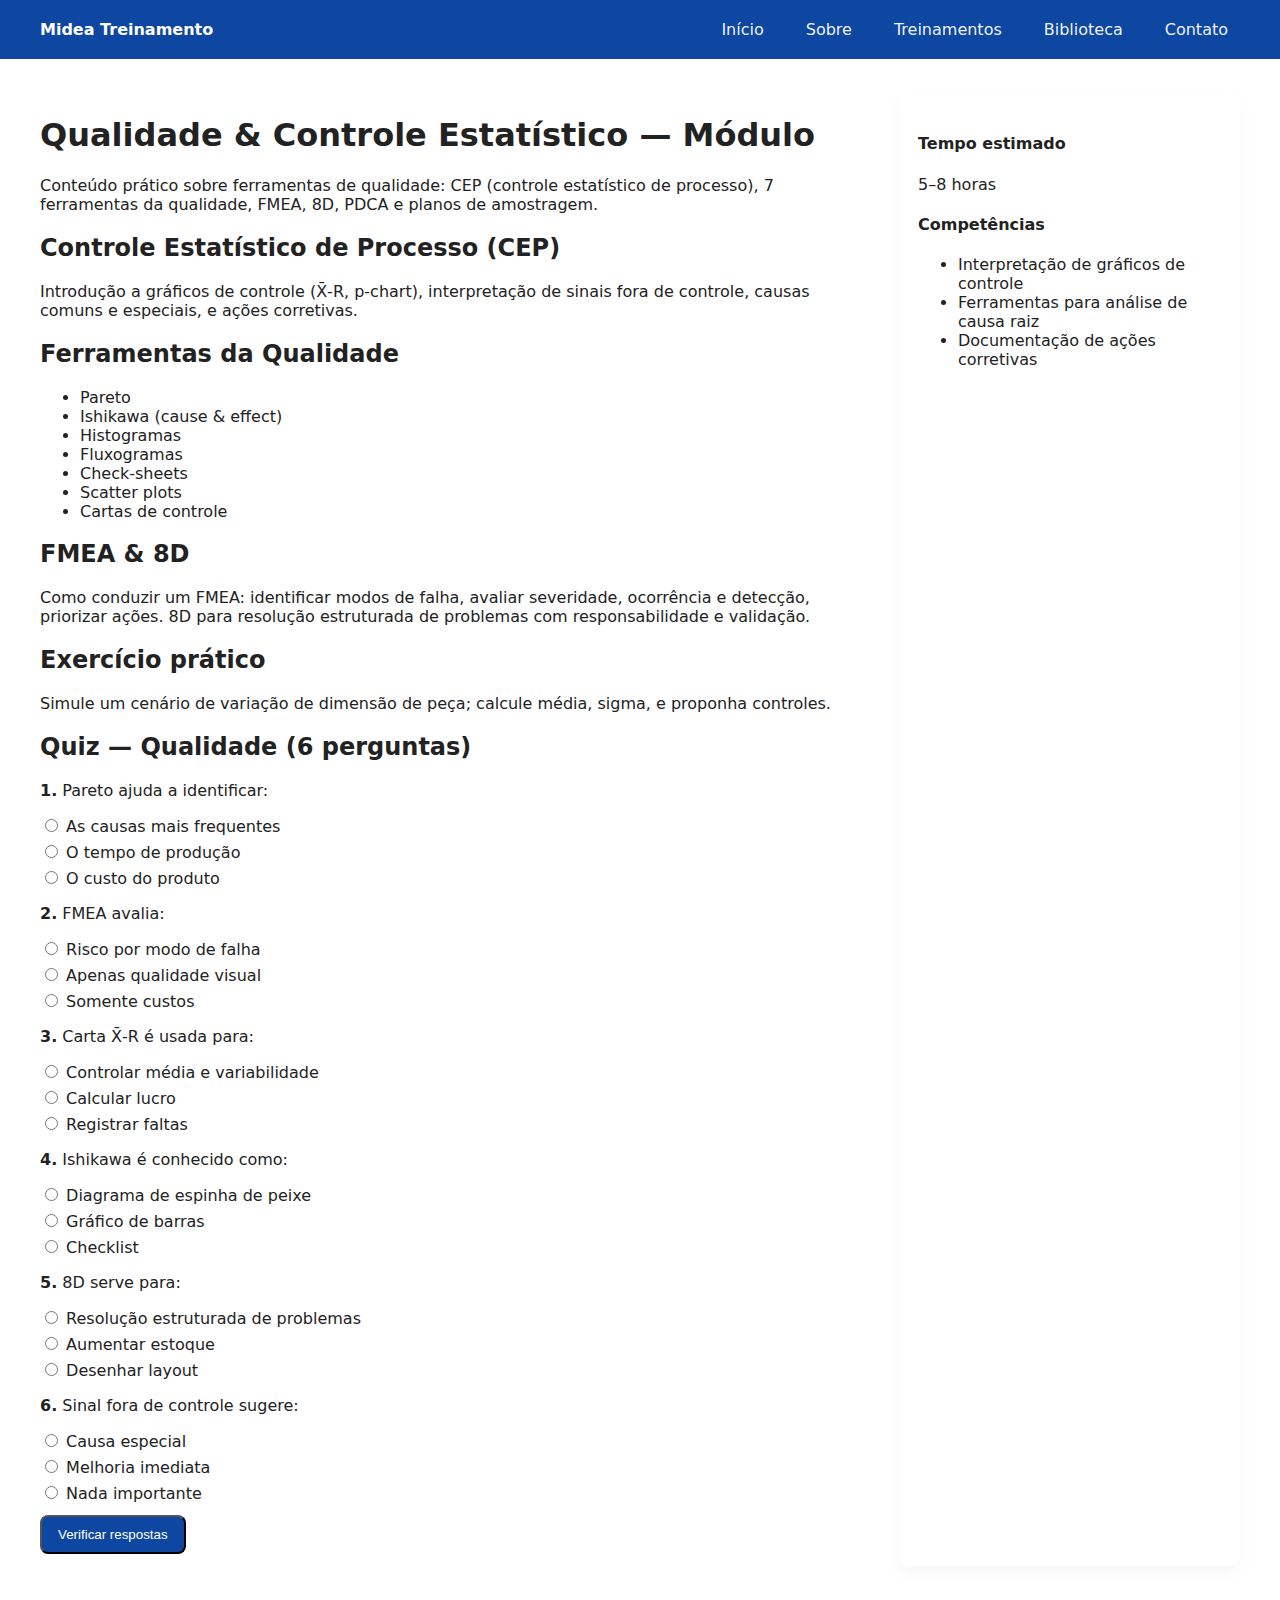
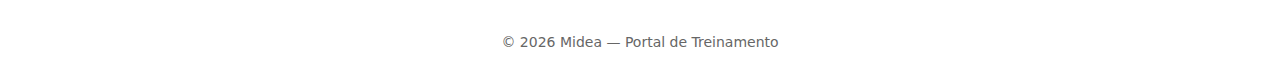
<file: qualidade.html>
<!doctype html>
<html lang="pt-BR">
<head>
  <meta charset="utf-8" />
  <meta name="viewport" content="width=device-width,initial-scale=1" />
  <title>Qualidade & Controle Estatístico — Módulo</title>
  <link rel="stylesheet" href="../style.css">
</head>
<body>
  <header class="site-header">
    <div class="container header-inner">
      <a href="../index.html" class="brand">
        <span class="brand-name">Midea Treinamento</span>
      </a>
      <button id="nav-toggle" class="nav-toggle" aria-expanded="false" aria-controls="site-nav">
        <span class="sr-only">Abrir menu</span>
        <span class="hamburger"></span>
      </button>
      <nav id="site-nav" class="nav" role="navigation">
        <ul class="nav-list">
          <li><a href="index.html" class="nav-link">Início</a></li>
<li><a href="sobre.html" class="nav-link">Sobre</a></li>
<li><a href="treinos.html" class="nav-link">Treinamentos</a></li>
<li><a href="biblioteca.html" class="nav-link">Biblioteca</a></li>
<li><a href="contato.html" class="nav-link">Contato</a></li>
        </ul>
      </nav>
    </div>
  </header>

  <main class="container main-content module-page">
    <article>
      <h1>Qualidade & Controle Estatístico — Módulo</h1>
      <p>Conteúdo prático sobre ferramentas de qualidade: CEP (controle estatístico de processo), 7 ferramentas da qualidade, FMEA, 8D, PDCA e planos de amostragem.</p>

      <section>
        <h2>Controle Estatístico de Processo (CEP)</h2>
        <p>Introdução a gráficos de controle (X̄-R, p-chart), interpretação de sinais fora de controle, causas comuns e especiais, e ações corretivas.</p>
      </section>

      <section>
        <h2>Ferramentas da Qualidade</h2>
        <ul>
          <li>Pareto</li>
          <li>Ishikawa (cause & effect)</li>
          <li>Histogramas</li>
          <li>Fluxogramas</li>
          <li>Check-sheets</li>
          <li>Scatter plots</li>
          <li>Cartas de controle</li>
        </ul>
      </section>

      <section>
        <h2>FMEA & 8D</h2>
        <p>Como conduzir um FMEA: identificar modos de falha, avaliar severidade, ocorrência e detecção, priorizar ações. 8D para resolução estruturada de problemas com responsabilidade e validação.</p>
      </section>

      <section>
        <h2>Exercício prático</h2>
        <p>Simule um cenário de variação de dimensão de peça; calcule média, sigma, e proponha controles.</p>
      </section>

      <section>
        <h2>Quiz — Qualidade (6 perguntas)</h2>
        <div id="quiz-root-quality"></div>
        <button id="grade-quiz-quality" class="btn">Verificar respostas</button>
        <div id="quiz-result-quality" aria-live="polite" style="margin-top:12px"></div>
      </section>

    </article>

    <aside class="module-sidebar">
      <h4>Tempo estimado</h4>
      <p>5–8 horas</p>
      <h4>Competências</h4>
      <ul>
        <li>Interpretação de gráficos de controle</li>
        <li>Ferramentas para análise de causa raiz</li>
        <li>Documentação de ações corretivas</li>
      </ul>
    </aside>
  </main>

  <footer class="site-footer">
    <div class="container">
      <p>© <span id="year"></span> Midea — Portal de Treinamento</p>
    </div>
  </footer>

  <script src="../script.js"></script>
  <script>
  (function(){
    const q = [
      {q:'Pareto ajuda a identificar:', choices:['As causas mais frequentes','O tempo de produção','O custo do produto'], a:0},
      {q:'FMEA avalia:', choices:['Risco por modo de falha','Apenas qualidade visual','Somente custos'], a:0},
      {q:'Carta X̄-R é usada para:', choices:['Controlar média e variabilidade','Calcular lucro','Registrar faltas'], a:0},
      {q:'Ishikawa é conhecido como:', choices:['Diagrama de espinha de peixe','Gráfico de barras','Checklist'], a:0},
      {q:'8D serve para:', choices:['Resolução estruturada de problemas','Aumentar estoque','Desenhar layout'], a:0},
      {q:'Sinal fora de controle sugere:', choices:['Causa especial','Melhoria imediata','Nada importante'], a:0}
    ];
    function render(rootId,data){
      const r=document.getElementById(rootId); if(!r) return; r.innerHTML='';
      data.forEach((it,idx)=>{
        const d=document.createElement('div'); d.className='qa';
        d.innerHTML=`<p><strong>${idx+1}.</strong> ${it.q}</p>`;
        it.choices.forEach((c,i)=>{
          const label=document.createElement('label');
          label.innerHTML=`<input type="radio" name="qq${idx}" value="${i}"> ${c}`;
          d.appendChild(label);
        });
        r.appendChild(d);
      });
    }
    function grade(data){
      let s=0;
      data.forEach((it,idx)=>{
        const sel=document.querySelector(`input[name='qq${idx}']:checked`);
        if(sel && Number(sel.value)===it.a) s++;
      });
      return {score:s,total:data.length};
    }
    document.addEventListener('DOMContentLoaded',()=>{
      render('quiz-root-quality',q);
      document.getElementById('grade-quiz-quality').addEventListener('click',()=>{
        const res=grade(q);
        const el=document.getElementById('quiz-result-quality');
        el.textContent=`Acertou ${res.score} de ${res.total}.`;
        if(res.score/res.total>=0.8) el.textContent+=' Parabéns — aprovado.';
        else el.textContent+=' Revise as ferramentas e prática novamente.';
      });
    });
  })();
  </script>
</body>
</html>
</file>
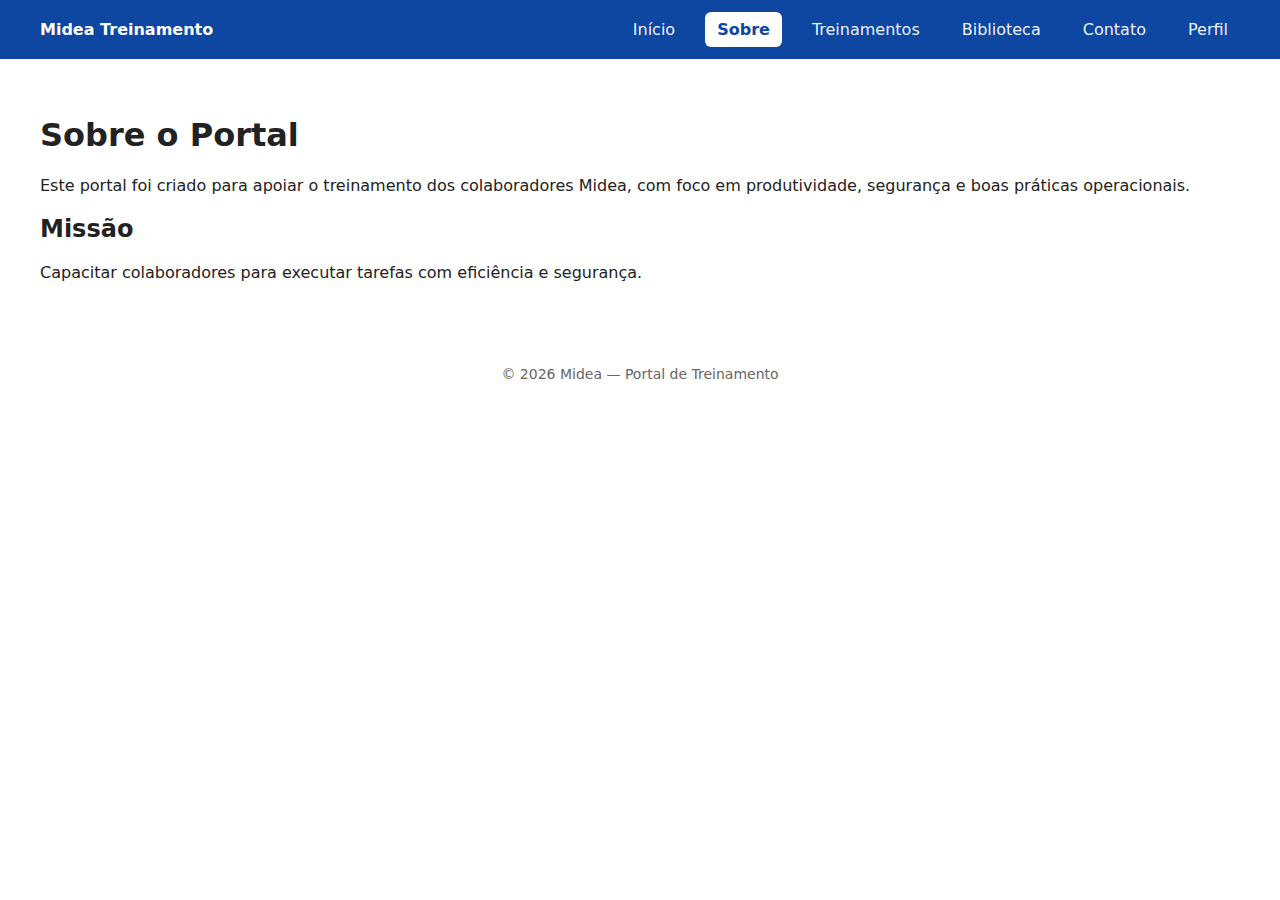
<file: sobre.html>
<!doctype html>
<html lang="pt-BR">
<head>
<meta charset="utf-8" />
<meta name="viewport" content="width=device-width,initial-scale=1" />
<title>Midea — Sobre</title>
<link rel="stylesheet" href="style.css">
</head>
<body>
<!-- Header / Navbar (mesmo markup para consistência) -->
<header class="site-header">
<div class="container header-inner">
<a href="index.html" class="brand">
<span class="brand-name">Midea Treinamento</span>
</a>


<button id="nav-toggle" class="nav-toggle" aria-expanded="false" aria-controls="site-nav">
<span class="sr-only">Abrir menu</span>
<span class="hamburger"></span>
</button>


<nav id="site-nav" class="nav" role="navigation">
<ul class="nav-list">
<li><a href="index.html" class="nav-link">Início</a></li>
<li><a href="sobre.html" class="nav-link">Sobre</a></li>
<li><a href="treinos.html" class="nav-link">Treinamentos</a></li>
<li><a href="biblioteca.html" class="nav-link">Biblioteca</a></li>
<li><a href="contato.html" class="nav-link">Contato</a></li>
<li><a href="perfil.html" class="nav-link">Perfil</a></li>
</ul>
</nav>
</div>
</header>


<main class="container main-content">
<h1>Sobre o Portal</h1>
<p>Este portal foi criado para apoiar o treinamento dos colaboradores Midea, com foco em produtividade, segurança e boas práticas operacionais.</p>


<h2>Missão</h2>
<p>Capacitar colaboradores para executar tarefas com eficiência e segurança.</p>
</main>


<footer class="site-footer">
<div class="container">
<p>© <span id="year"></span> Midea — Portal de Treinamento</p>
</div>
</footer>


<script src="script.js"></script>
</body>
</html>
</file>
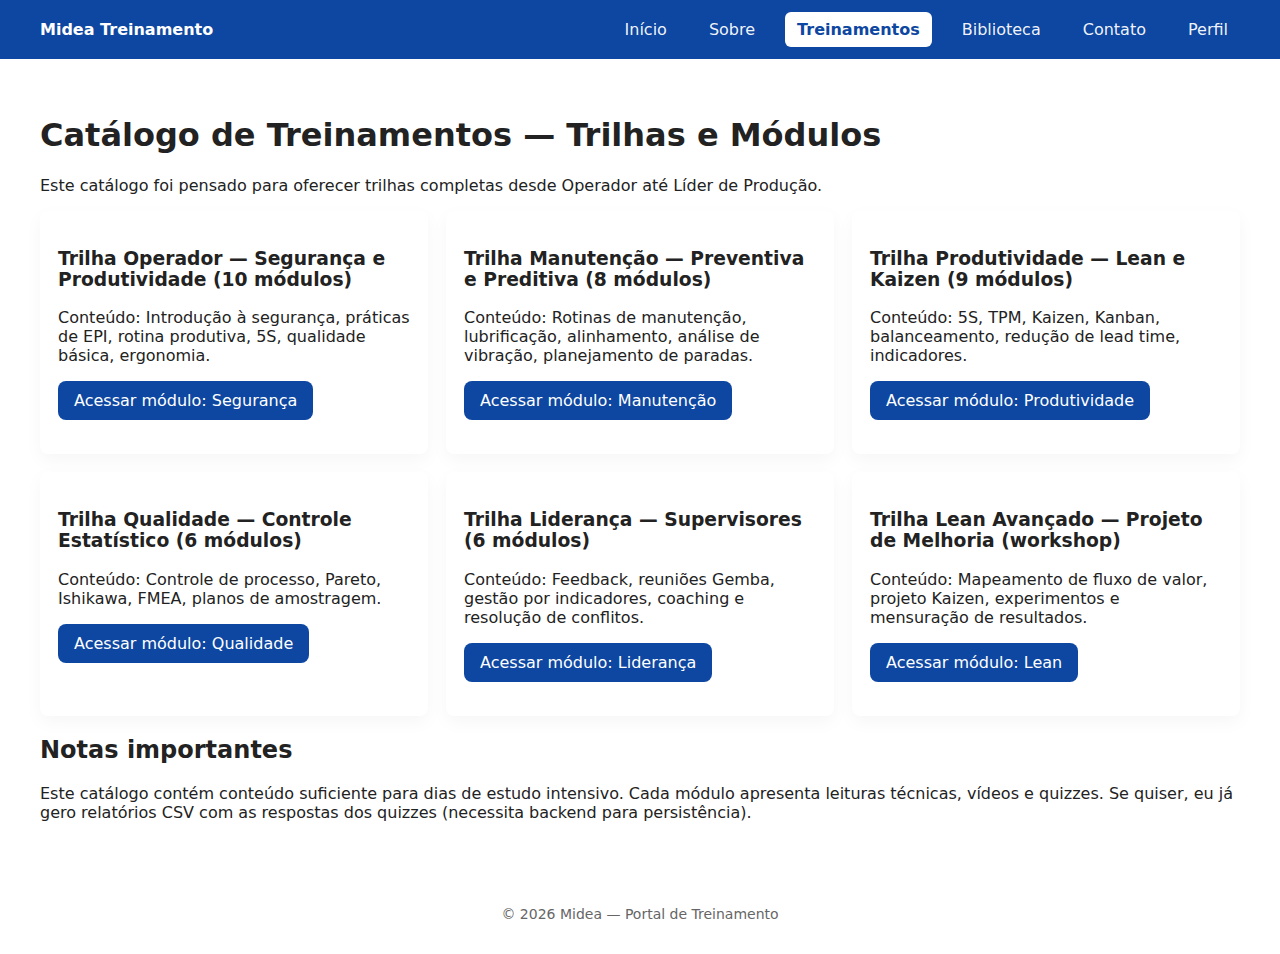
<file: treinos.html>
<!doctype html>
<html lang="pt-BR">
<head>
  <meta charset="utf-8" />
  <meta name="viewport" content="width=device-width,initial-scale=1" />
  <title>Catálogo de Treinamentos — Midea</title>
  <link rel="stylesheet" href="style.css">
</head>
<body>
  <!-- navbar -->
  <header class="site-header">
    <div class="container header-inner">
      <a href="index.html" class="brand">
        <span class="brand-name">Midea Treinamento</span>
      </a>
      <button id="nav-toggle" class="nav-toggle" aria-expanded="false" aria-controls="site-nav">
        <span class="sr-only">Abrir menu</span>
        <span class="hamburger"></span>
      </button>
      <nav id="site-nav" class="nav" role="navigation">
        <ul class="nav-list">
          <li><a href="index.html" class="nav-link">Início</a></li>
<li><a href="sobre.html" class="nav-link">Sobre</a></li>
<li><a href="treinos.html" class="nav-link">Treinamentos</a></li>
<li><a href="biblioteca.html" class="nav-link">Biblioteca</a></li>
<li><a href="contato.html" class="nav-link">Contato</a></li>
<li><a href="perfil.html" class="nav-link">Perfil</a></li>
        </ul>
      </nav>
    </div>
  </header>

  <main class="container main-content">
    <h1>Catálogo de Treinamentos — Trilhas e Módulos</h1>
    <p>Este catálogo foi pensado para oferecer trilhas completas desde Operador até Líder de Produção.</p>

    <section class="catalog">
      <!-- vários cartões repetidos para exagero -->
      <div class="module-card">
        <h3>Trilha Operador — Segurança e Produtividade (10 módulos)</h3>
        <p>Conteúdo: Introdução à segurança, práticas de EPI, rotina produtiva, 5S, qualidade básica, ergonomia.</p>
        <p><a href="modules/safety.html" class="btn">Acessar módulo: Segurança</a></p>
      </div>

      <div class="module-card">
        <h3>Trilha Manutenção — Preventiva e Preditiva (8 módulos)</h3>
        <p>Conteúdo: Rotinas de manutenção, lubrificação, alinhamento, análise de vibração, planejamento de paradas.</p>
        <p><a href="modules/maintenance.html" class="btn">Acessar módulo: Manutenção</a></p>
      </div>

      <div class="module-card">
        <h3>Trilha Produtividade — Lean e Kaizen (9 módulos)</h3>
        <p>Conteúdo: 5S, TPM, Kaizen, Kanban, balanceamento, redução de lead time, indicadores.</p>
        <p><a href="modules/productivity.html" class="btn">Acessar módulo: Produtividade</a></p>
      </div>

      <div class="module-card">
        <h3>Trilha Qualidade — Controle Estatístico (6 módulos)</h3>
        <p>Conteúdo: Controle de processo, Pareto, Ishikawa, FMEA, planos de amostragem.</p>
        <p><a href="modules/quality.html" class="btn">Acessar módulo: Qualidade</a></p>
      </div>

      <div class="module-card">
        <h3>Trilha Liderança — Supervisores (6 módulos)</h3>
        <p>Conteúdo: Feedback, reuniões Gemba, gestão por indicadores, coaching e resolução de conflitos.</p>
        <p><a href="modules/leadership.html" class="btn">Acessar módulo: Liderança</a></p>
      </div>

      <div class="module-card">
        <h3>Trilha Lean Avançado — Projeto de Melhoria (workshop)</h3>
        <p>Conteúdo: Mapeamento de fluxo de valor, projeto Kaizen, experimentos e mensuração de resultados.</p>
        <p><a href="modules/lean.html" class="btn">Acessar módulo: Lean</a></p>
      </div>

    </section>

    <section class="huge-note">
      <h2>Notas importantes</h2>
      <p>Este catálogo contém conteúdo suficiente para dias de estudo intensivo. Cada módulo apresenta leituras técnicas, vídeos e quizzes. Se quiser, eu já gero relatórios CSV com as respostas dos quizzes (necessita backend para persistência).</p>
    </section>
  </main>

  <footer class="site-footer">
    <div class="container">
      <p>© <span id="year"></span> Midea — Portal de Treinamento</p>
    </div>
  </footer>

  <script src="script.js"></script>
</body>
</html>
</file>
<file: style2.css>
@import url('https://fonts.googleapis.com/css2?family=Poppins:wght@400;600&display=swap');

* {
  margin: 0;
  padding: 0;
  box-sizing: border-box;
  font-family: 'Poppins', sans-serif;
}

body {
  background: linear-gradient(135deg, #4b6cb7, #182848);
  height: 100vh;
  display: flex;
  align-items: center;
  justify-content: center;
}

.container {
  background: #fff;
  border-radius: 12px;
  box-shadow: 0 10px 25px rgba(0, 0, 0, 0.2);
  width: 750px;
  max-width: 90%;
  display: flex;
  overflow: hidden;
  position: relative;
}

.form-box {
  flex: 1;
  padding: 60px 40px;
  display: flex;
  flex-direction: column;
  justify-content: center;
}

.form-box h2 {
  text-align: center;
  margin-bottom: 25px;
  color: #182848;
}

.input-box {
  position: relative;
  margin-bottom: 25px;
}

.input-box input {
  width: 100%;
  padding: 12px;
  border: none;
  border-radius: 8px;
  background: #f0f0f0;
  outline: none;
  font-size: 14px;
}

.input-box label {
  position: absolute;
  top: 13px;
  left: 14px;
  color: #888;
  font-size: 14px;
  pointer-events: none;
  transition: 0.3s;
}

.input-box input:focus + label,
.input-box input:valid + label {
  top: -10px;
  left: 10px;
  font-size: 12px;
  color: #4b6cb7;
}

.btn {
  width: 100%;
  padding: 12px;
  border: none;
  border-radius: 8px;
  background: #4b6cb7;
  color: white;
  font-weight: 600;
  cursor: pointer;
  transition: 0.3s;
}

.btn:hover {
  background: #3557a1;
}

.switch {
  text-align: center;
  margin-top: 15px;
  font-size: 14px;
}

.switch a {
  color: #4b6cb7;
  text-decoration: none;
  font-weight: 600;
}

.overlay {
  flex: 1;
  background: linear-gradient(135deg, #4b6cb7, #182848);
  color: white;
  padding: 60px 40px;
  display: flex;
  flex-direction: column;
  justify-content: center;
  text-align: center;
}

.overlay h2 {
  font-size: 28px;
  margin-bottom: 10px;
}

.overlay p {
  font-size: 14px;
  line-height: 22px;
}

.hidden {
  display: none;
}
</file>
<file: style.css>
/* Reset e base */
*{box-sizing:border-box}
html,body{margin:0;font-family:Inter, system-ui, -apple-system, 'Helvetica Neue', Arial;padding:0;color:#222;background:#fff}
.container{max-width:1200px;margin:0 auto;padding:0 20px}

/* Header / Navbar */
.site-header{background:#0d47a1;color:#fff;position:sticky;top:0;z-index:40}
.header-inner{display:flex;align-items:center;justify-content:space-between;padding:12px 0}
.brand{display:flex;align-items:center;text-decoration:none;color:inherit}
.brand-logo{width:36px;height:36px;object-fit:contain;margin-right:10px}
.brand-name{font-weight:600}

.nav{display:block}
.nav-list{list-style:none;margin:0;padding:0;display:flex;gap:18px;align-items:center}
.nav-link{display:inline-block;padding:8px 12px;border-radius:6px;text-decoration:none;color:rgba(255,255,255,0.95)}
.nav-link:hover{background:rgba(255,255,255,0.08)}
.nav-link.active{background:#fff;color:#0d47a1;font-weight:600}

/* Mobile toggle */
.nav-toggle{display:none;background:none;border:0;color:inherit}
.hamburger{display:inline-block;width:28px;height:2px;background:#fff;position:relative}
.hamburger::before,.hamburger::after{content:'';position:absolute;left:0;width:28px;height:2px;background:#fff}
.hamburger::before{top:-8px}
.hamburger::after{top:8px}

/* Hero e layout */
.main-content{padding:36px 0}
.hero{padding:36px 18px;background:#f4f8ff;border-radius:8px}
.hero h1{margin-top:0}
.btn{display:inline-block;padding:10px 16px;background:#0d47a1;color:#fff;text-decoration:none;border-radius:8px}

.grid-3{display:grid;grid-template-columns:repeat(3,1fr);gap:18px;margin-top:20px}
.card{background:#fff;padding:18px;border-radius:8px;box-shadow:0 6px 18px rgba(11,22,39,0.06)}

.longcontent{margin-top:26px;background:#fff;padding:18px;border-radius:8px}

.module-page{display:grid;grid-template-columns:1fr 340px;gap:24px}
.module-sidebar{background:#fff;padding:18px;border-radius:8px;box-shadow:0 6px 18px rgba(11,22,39,0.04)}

.video-grid{display:grid;grid-template-columns:1fr 1fr;gap:12px}
.video iframe{width:100%;height:260px;border:0}
.caption{font-size:14px;color:#666}

.catalog{display:grid;grid-template-columns:repeat(3,1fr);gap:18px}
.module-card{background:#fff;padding:18px;border-radius:8px;box-shadow:0 6px 18px rgba(11,22,39,0.04)}

.qa{margin-bottom:12px}
.qa label{display:block;margin:6px 0}

.site-footer{padding:18px 0;text-align:center;color:#666;font-size:14px}

/* FORMULÁRIO DE CONTATO */
.contact-form {
width: 320px;
margin: 40px auto;
background: #f5f5f5;
border: 1px solid #ccc;
padding: 15px 20px 20px 20px;
border-radius: 4px;
box-shadow: 0 2px 8px rgba(0,0,0,0.05);
}

.contact-form h2 {
background: #d9d9d9;
color: #333;
text-align: center;
margin: -15px -20px 20px -20px;
padding: 10px 0;
font-size: 18px;
font-weight: 600;
border-bottom: 1px solid #ccc;
}

.contact-form label {
display: block;
font-size: 14px;
margin-bottom: 4px;
color: #333;
}

.contact-form input[type="text"],
.contact-form input[type="email"],
.contact-form textarea {
width: 100%;
padding: 8px;
border: 1px solid #aaa;
border-radius: 2px;
margin-bottom: 12px;
font-family: inherit;
font-size: 14px;
}

.contact-form textarea {
height: 100px;
resize: none;
}

.contact-form button {
background: #0d47a1;
color: white;
border: none;
padding: 8px 16px;
border-radius: 3px;
cursor: pointer;
font-size: 14px;
}

.contact-form button:hover {
background: #09367a;
}

/* Responsive */
@media (max-width:1100px){
.grid-3{grid-template-columns:1fr}
.catalog{grid-template-columns:1fr}
.module-page{grid-template-columns:1fr}
}

@media (max-width:800px){
.nav-list{flex-direction:column;background:linear-gradient(180deg,rgba(13,71,161,0.95),#0b3f92);position:absolute;right:16px;top:64px;padding:12px;border-radius:8px;display:none}
.nav-list.open{display:flex}
.nav-toggle{display:block}
}

.sr-only{position:absolute;width:1px;height:1px;padding:0;margin:-1px;overflow:hidden;clip:rect(0,0,0,0);white-space:nowrap;border:0}
</file>
